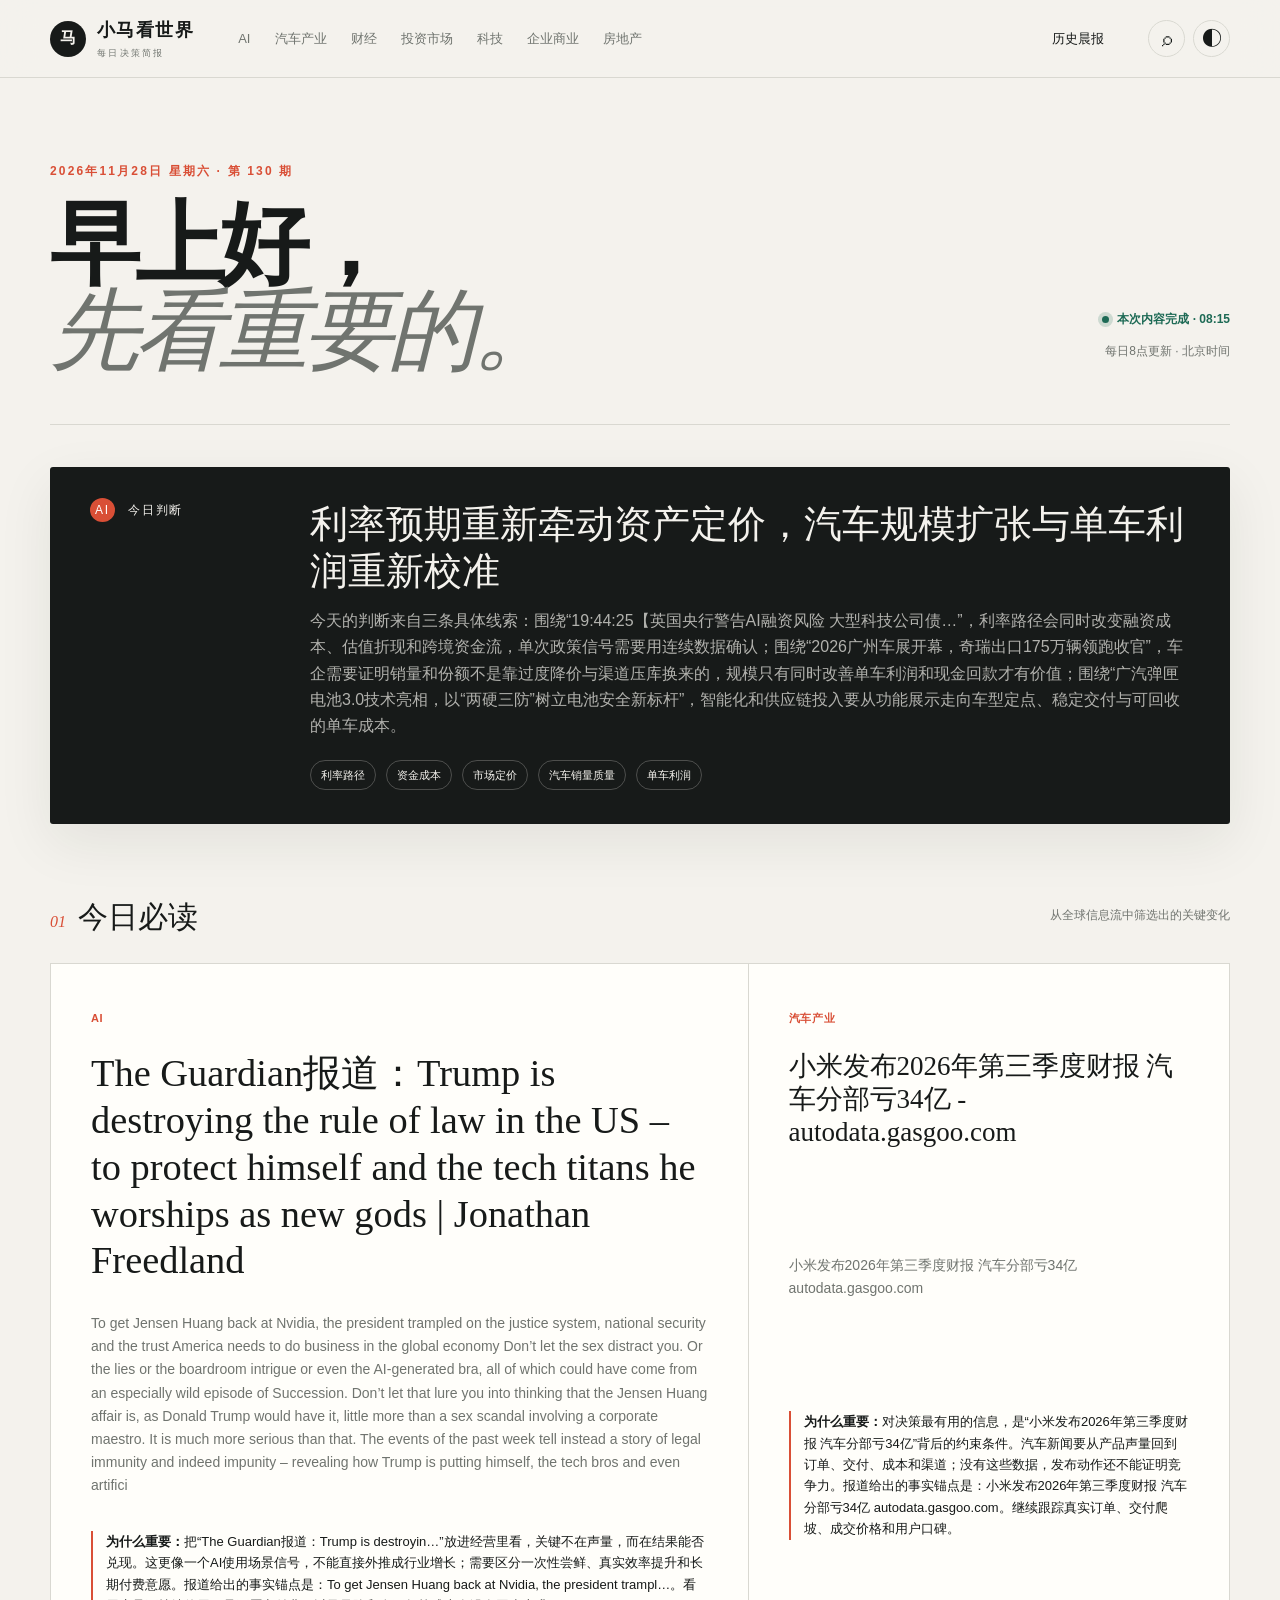
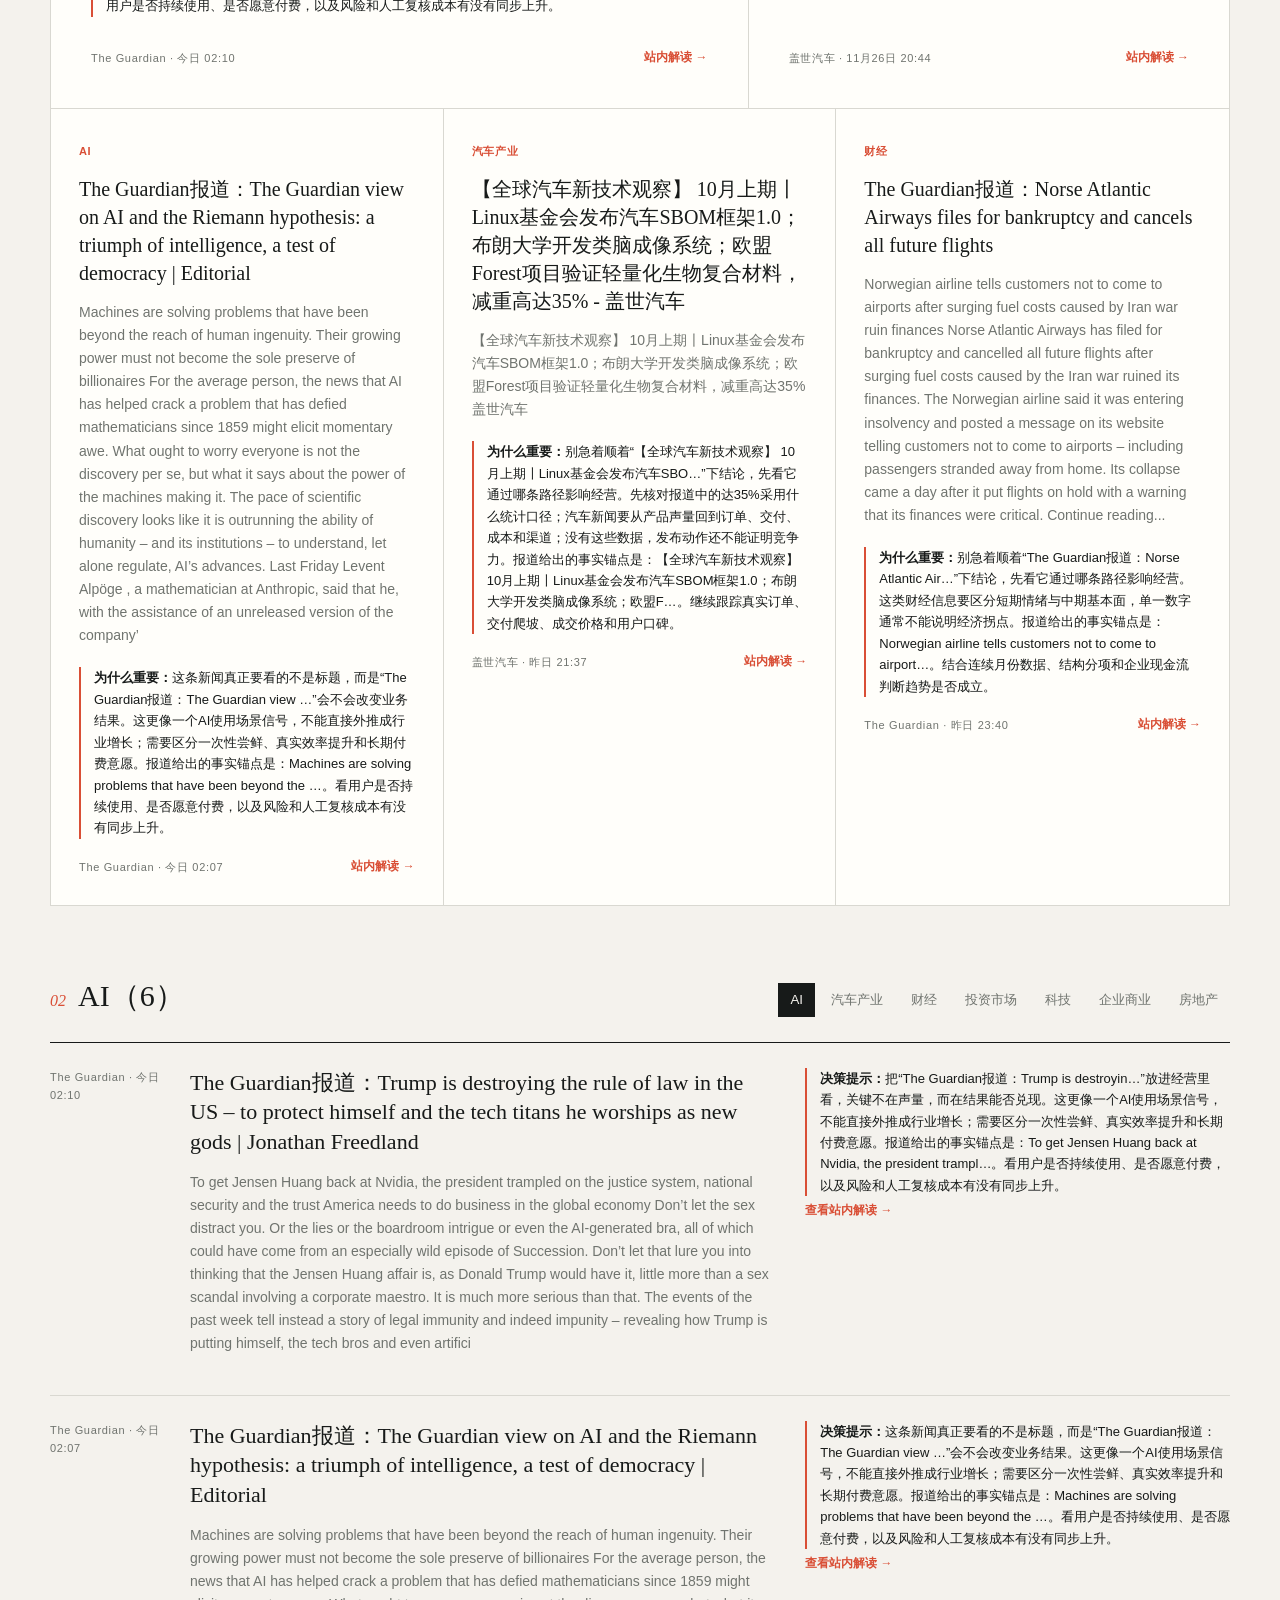
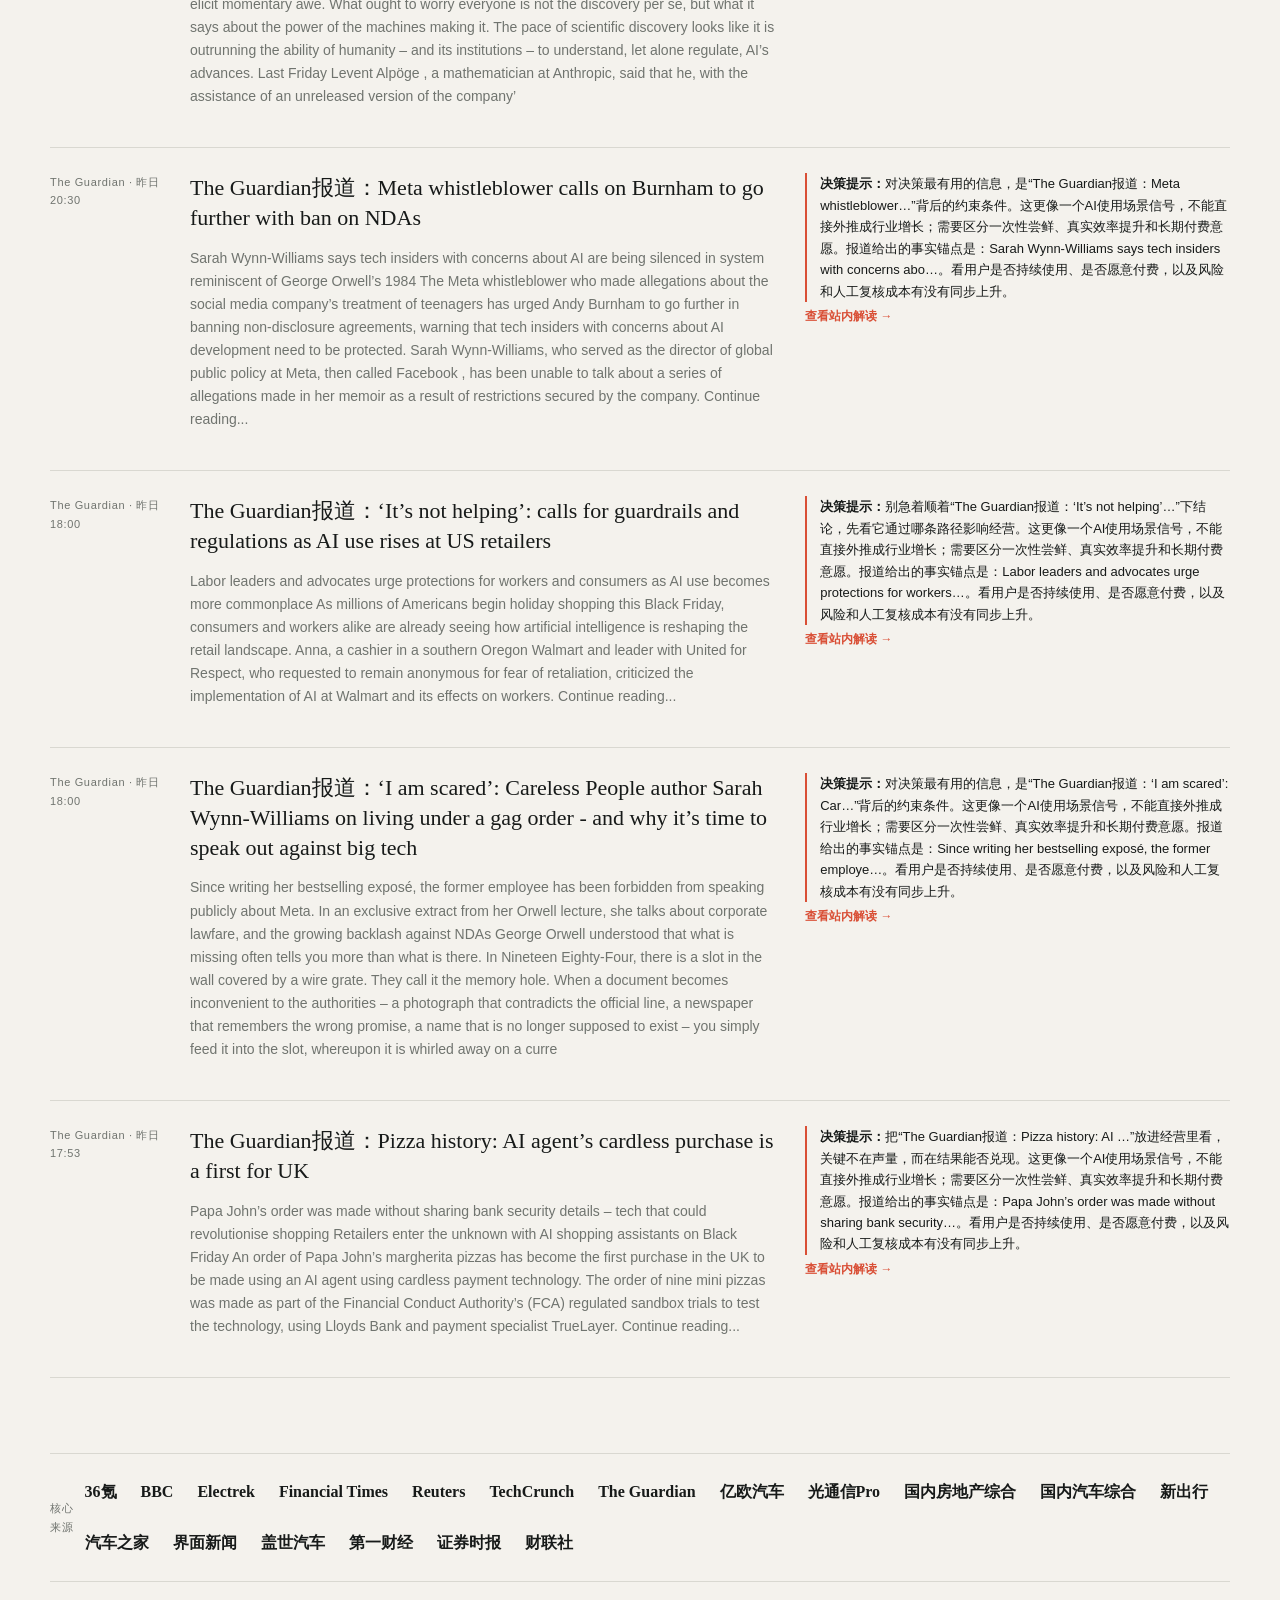
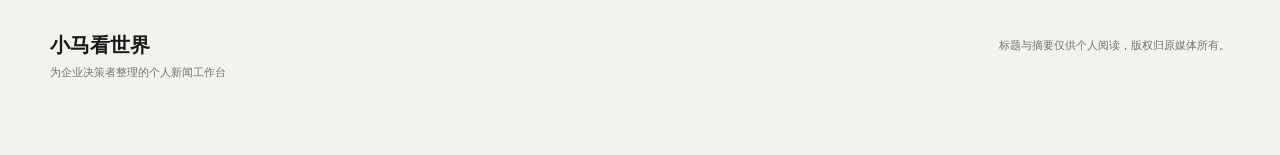
<file: index.html>
<!doctype html>
<html lang="zh-CN">
<head>
  <meta charset="utf-8">
  <meta name="viewport" content="width=device-width, initial-scale=1">
  <meta name="theme-color" content="#f5f3ee">
  <title>小马看世界</title>
  <link rel="stylesheet" href="assets/styles.css">
</head>
<body>
  <header class="topbar">
    <a class="brand" href="#top" aria-label="小马看世界首页">
      <span class="brand-mark">马</span>
      <span><strong>小马看世界</strong><small>每日决策简报</small></span>
    </a>
    <nav id="nav" aria-label="新闻栏目"></nav>
    <a class="history-link" href="archive.html">历史晨报</a>
    <div class="actions">
      <button id="searchButton" class="icon-button" aria-label="搜索">⌕</button>
      <button id="themeButton" class="icon-button" aria-label="切换深浅色">◐</button>
    </div>
  </header>

  <main id="top">
    <section class="masthead shell">
      <div>
        <p class="eyebrow" id="issueDate">正在读取今日简报</p>
        <h1>早上好，<br><em>先看重要的。</em></h1>
      </div>
      <div class="brief-meta">
        <span id="updateStatus" class="status"><i></i> 数据加载中</span>
        <p>每日8点更新 · 北京时间</p>
      </div>
    </section>

    <section class="shell insight-card" id="dailyInsight">
      <div class="insight-label"><span>AI</span> 今日判断</div>
      <div>
        <h2 id="insightTitle">正在生成今日趋势判断</h2>
        <p id="insightBody">请稍候。</p>
        <div id="signals" class="signals"></div>
      </div>
    </section>

    <section class="shell section-block" id="topStoriesSection">
      <div class="section-heading">
        <div><span>01</span><h2>今日必读</h2></div>
        <p>从全球信息流中筛选出的关键变化</p>
      </div>
      <div id="leadGrid" class="lead-grid"></div>
      <div id="storyGrid" class="story-grid"></div>
    </section>

    <section class="shell section-block" id="categorySection">
      <div class="section-heading">
        <div><span>02</span><h2 id="categoryTitle">分领域观察</h2></div>
        <div id="categoryTabs" class="tabs"></div>
      </div>
      <div id="categoryGrid" class="category-grid"></div>
    </section>

    <section class="shell source-strip">
      <span>核心来源</span>
      <div id="sourceList"></div>
    </section>
  </main>

  <footer class="shell">
    <div><strong>小马看世界</strong><p>为企业决策者整理的个人新闻工作台</p></div>
    <p>标题与摘要仅供个人阅读，版权归原媒体所有。</p>
  </footer>

  <dialog id="searchDialog">
    <form method="dialog"><button aria-label="关闭">×</button></form>
    <label for="searchInput">搜索今日新闻</label>
    <input id="searchInput" type="search" placeholder="输入公司、行业或关键词…" autocomplete="off">
    <div id="searchResults"></div>
  </dialog>

  <script src="assets/app.js" defer></script>
</body>
</html>
</file>
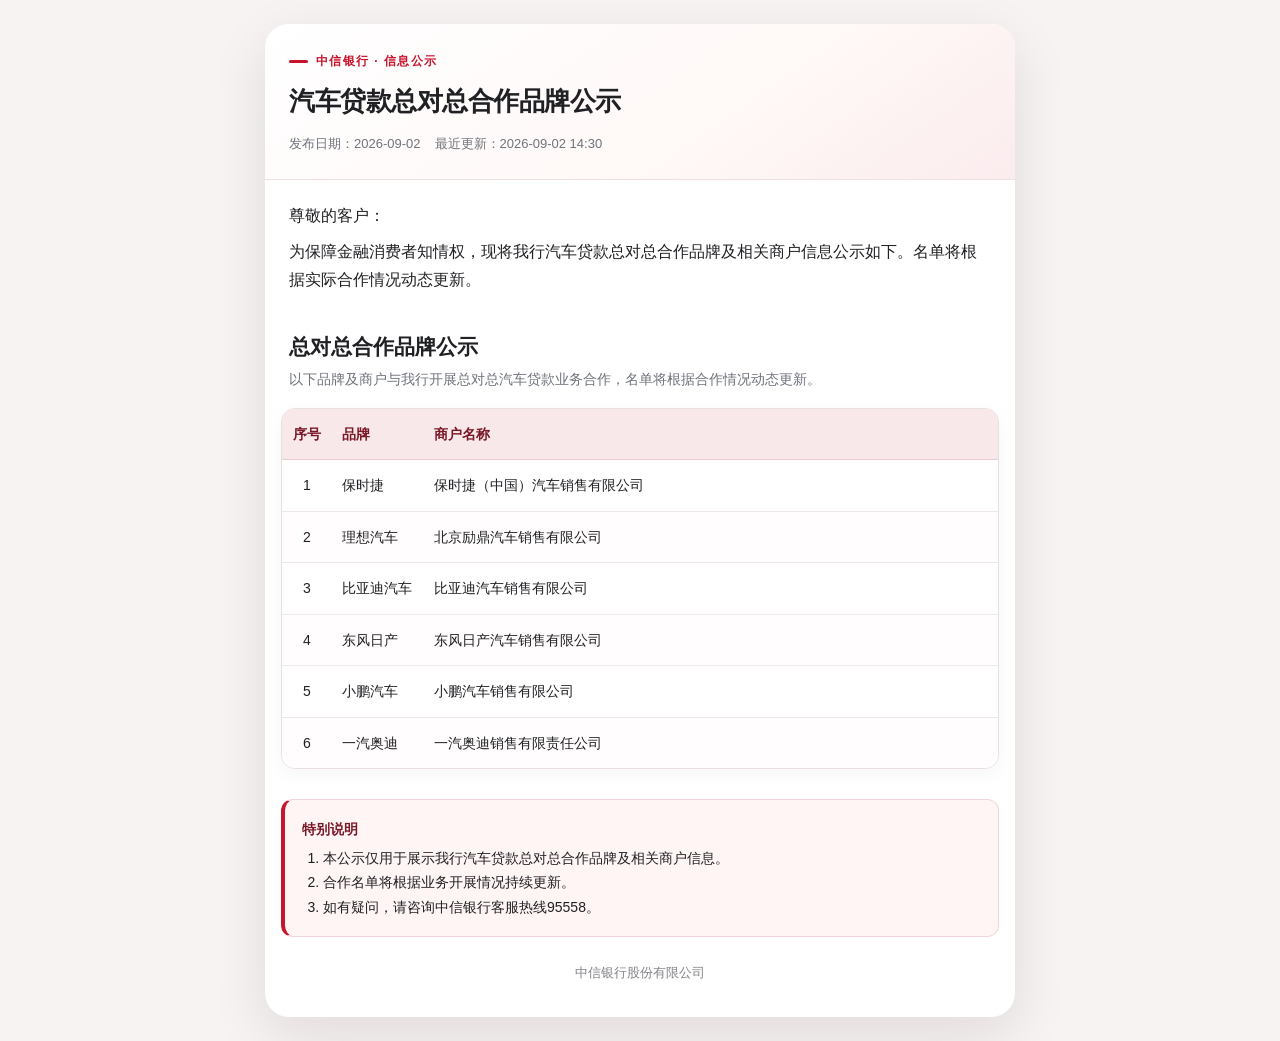
<file: citic-auto-loan-notice/index.html>
<!doctype html>
<html lang="zh-CN">
<head>
  <meta charset="utf-8">
  <meta name="viewport" content="width=device-width,initial-scale=1,maximum-scale=1,viewport-fit=cover">
  <meta name="format-detection" content="telephone=no">
  <title>汽车贷款总对总合作品牌公示</title>
  <style>
    :root{--red:#c8152d;--deep:#791927;--soft:#f8e8ea;--bg:#f6f3f2;--text:#202124;--muted:#6f737b;--line:#e8dfe0}*{box-sizing:border-box}html{background:var(--bg);-webkit-text-size-adjust:100%}body{margin:0;color:var(--text);background:var(--bg);font:16px/1.75 "PingFang SC","Microsoft YaHei",Arial,sans-serif;-webkit-font-smoothing:antialiased}.page{width:100%;max-width:750px;min-height:100vh;margin:auto;padding-bottom:calc(32px + env(safe-area-inset-bottom));background:#fff}.hero{padding:calc(27px + env(safe-area-inset-top)) 24px 24px;background:linear-gradient(145deg,#fff 0%,#fff8f7 62%,#fbecee 100%);border-bottom:1px solid #f1dfe1}.identity{display:flex;align-items:center;gap:8px;margin:0;color:var(--red);font-size:12px;font-weight:700;letter-spacing:1.4px}.identity:before{width:19px;height:3px;border-radius:3px;background:var(--red);content:""}.hero h1{margin:12px 0 14px;font-size:26px;line-height:1.38;letter-spacing:-.5px}.meta{display:flex;flex-wrap:wrap;gap:4px 14px;margin:0;color:var(--muted);font-size:13px;line-height:1.6}.preface{padding:22px 24px 12px}.preface p{margin:0 0 8px}.content{padding:18px 16px 30px}.content h2{margin:0 8px 6px;font-size:21px;line-height:1.45}.desc{margin:0 8px 16px;color:var(--muted);font-size:14px;line-height:1.7}.card{overflow:hidden;border:1px solid var(--line);border-radius:14px;background:#fff;box-shadow:0 5px 18px rgba(74,22,28,.04)}table{width:100%;border-collapse:collapse;table-layout:fixed;font-size:14px}th{padding:13px 10px;color:var(--deep);background:var(--soft);border-bottom:1px solid #eacdd1;font-weight:700;text-align:left;white-space:nowrap}td{padding:13px 10px;border-bottom:1px solid #eee9e8;vertical-align:middle;overflow-wrap:anywhere;word-break:break-word}tbody tr:nth-child(even){background:#fffdfd}tbody tr:last-child td{border-bottom:0}.idx{width:50px;text-align:center}.brand{width:92px}.notice{margin:0 16px 25px;padding:17px;border:1px solid #f0d5d8;border-left:4px solid var(--red);border-radius:12px;background:#fff5f5;font-size:14px;line-height:1.75}.notice strong{display:block;margin-bottom:4px;color:var(--deep)}.notice ol{margin:0;padding-left:21px}.publisher{margin:0;padding:0 24px;color:#858287;font-size:13px;text-align:center}@media(min-width:751px){body{padding:24px 0}.page{min-height:calc(100vh - 48px);border-radius:24px;overflow:hidden;box-shadow:0 18px 56px rgba(61,21,32,.1)}}@media(max-width:360px){.hero,.preface{padding-left:20px;padding-right:20px}.hero h1{font-size:24px}.content{padding-left:12px;padding-right:12px}table{font-size:13px}th,td{padding-left:8px;padding-right:8px}.idx{width:44px}.brand{width:82px}}
  </style>
</head>
<body>
  <main class="page">
    <header class="hero">
      <p class="identity">中信银行 · 信息公示</p>
      <h1>汽车贷款总对总合作品牌公示</h1>
      <p class="meta"><span>发布日期：2026-09-02</span><span>最近更新：2026-09-02 14:30</span></p>
    </header>
    <section class="preface" aria-label="公告前言">
      <p>尊敬的客户：</p>
      <p>为保障金融消费者知情权，现将我行汽车贷款总对总合作品牌及相关商户信息公示如下。名单将根据实际合作情况动态更新。</p>
    </section>
    <section class="content" aria-labelledby="brand-title">
      <h2 id="brand-title">总对总合作品牌公示</h2>
      <p class="desc">以下品牌及商户与我行开展总对总汽车贷款业务合作，名单将根据合作情况动态更新。</p>
      <div class="card">
        <table aria-label="总对总合作品牌及商户名单">
          <thead><tr><th class="idx" scope="col">序号</th><th class="brand" scope="col">品牌</th><th scope="col">商户名称</th></tr></thead>
          <tbody>
            <tr><td class="idx">1</td><td>保时捷</td><td>保时捷（中国）汽车销售有限公司</td></tr>
            <tr><td class="idx">2</td><td>理想汽车</td><td>北京励鼎汽车销售有限公司</td></tr>
            <tr><td class="idx">3</td><td>比亚迪汽车</td><td>比亚迪汽车销售有限公司</td></tr>
            <tr><td class="idx">4</td><td>东风日产</td><td>东风日产汽车销售有限公司</td></tr>
            <tr><td class="idx">5</td><td>小鹏汽车</td><td>小鹏汽车销售有限公司</td></tr>
            <tr><td class="idx">6</td><td>一汽奥迪</td><td>一汽奥迪销售有限责任公司</td></tr>
          </tbody>
        </table>
      </div>
    </section>
    <aside class="notice" aria-label="特别说明"><strong>特别说明</strong><ol><li>本公示仅用于展示我行汽车贷款总对总合作品牌及相关商户信息。</li><li>合作名单将根据业务开展情况持续更新。</li><li>如有疑问，请咨询中信银行客服热线95558。</li></ol></aside>
    <p class="publisher">中信银行股份有限公司</p>
  </main>
</body>
</html>
</file>
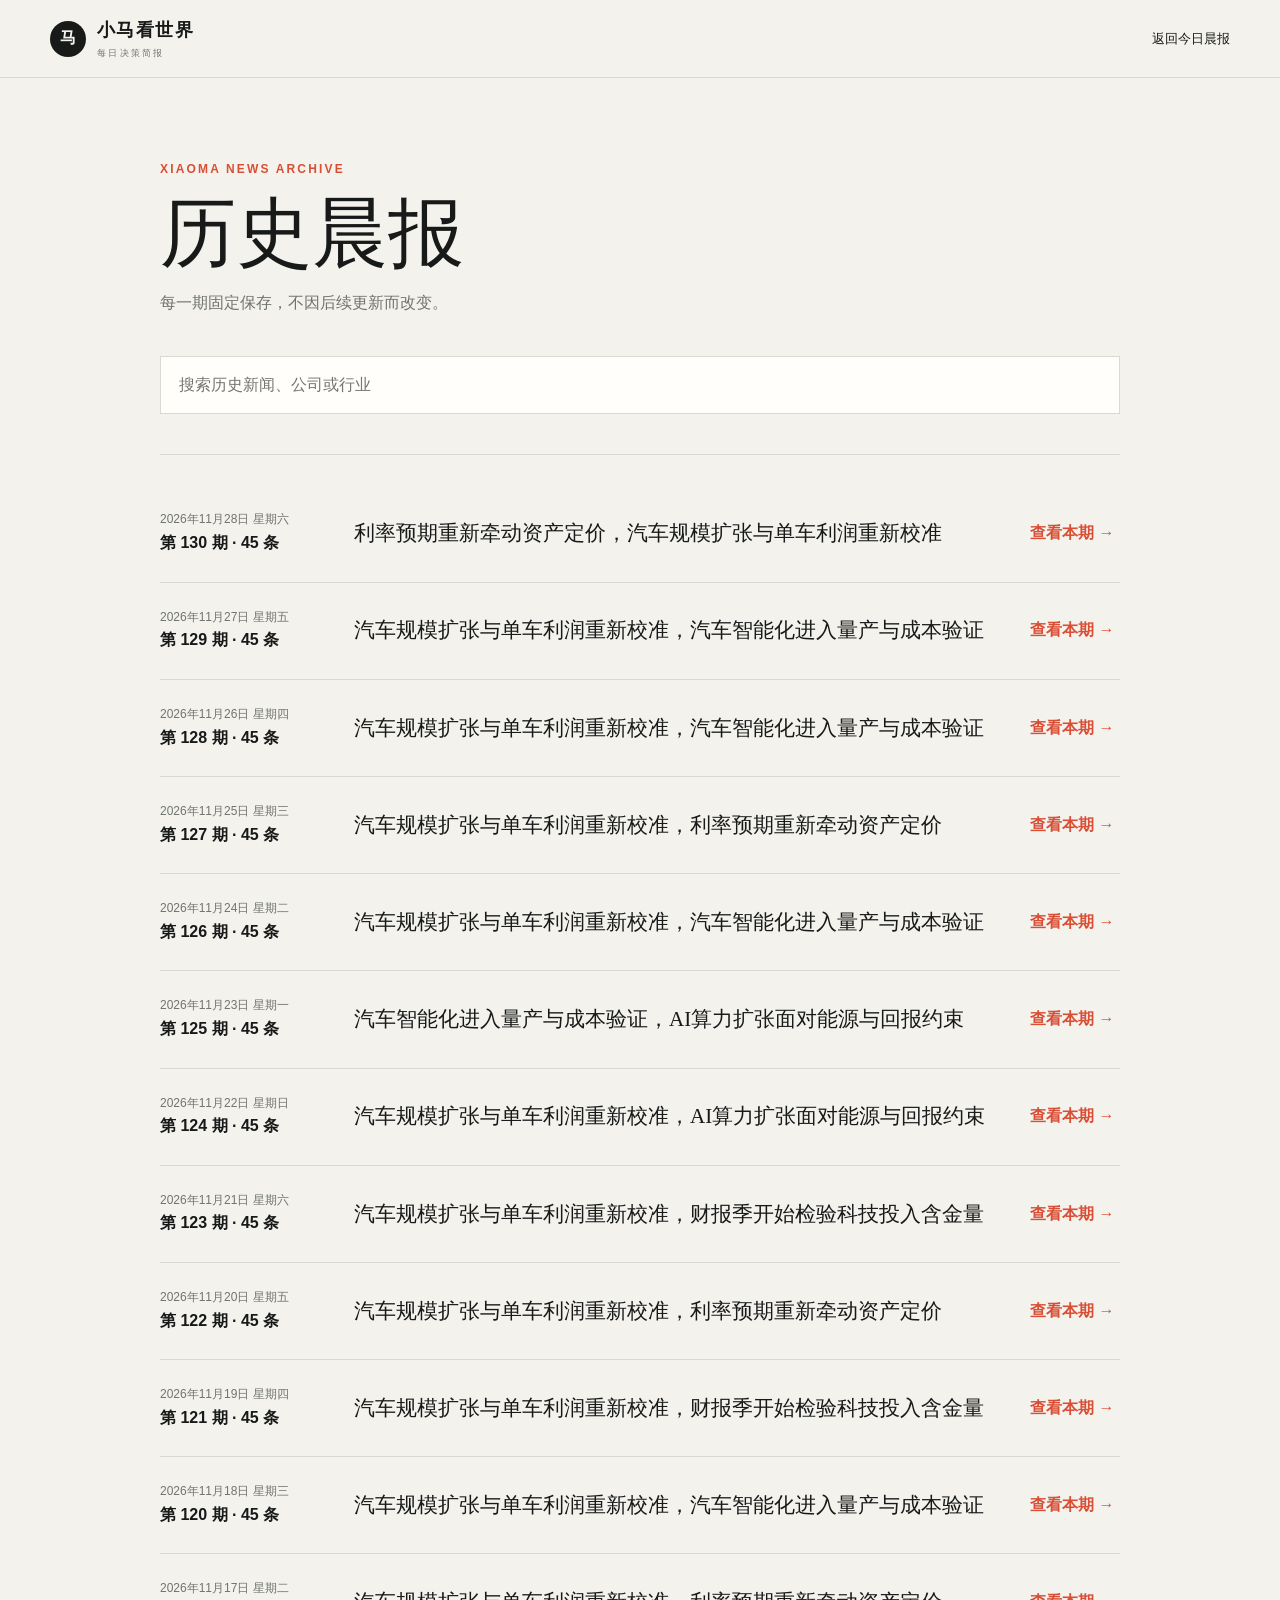
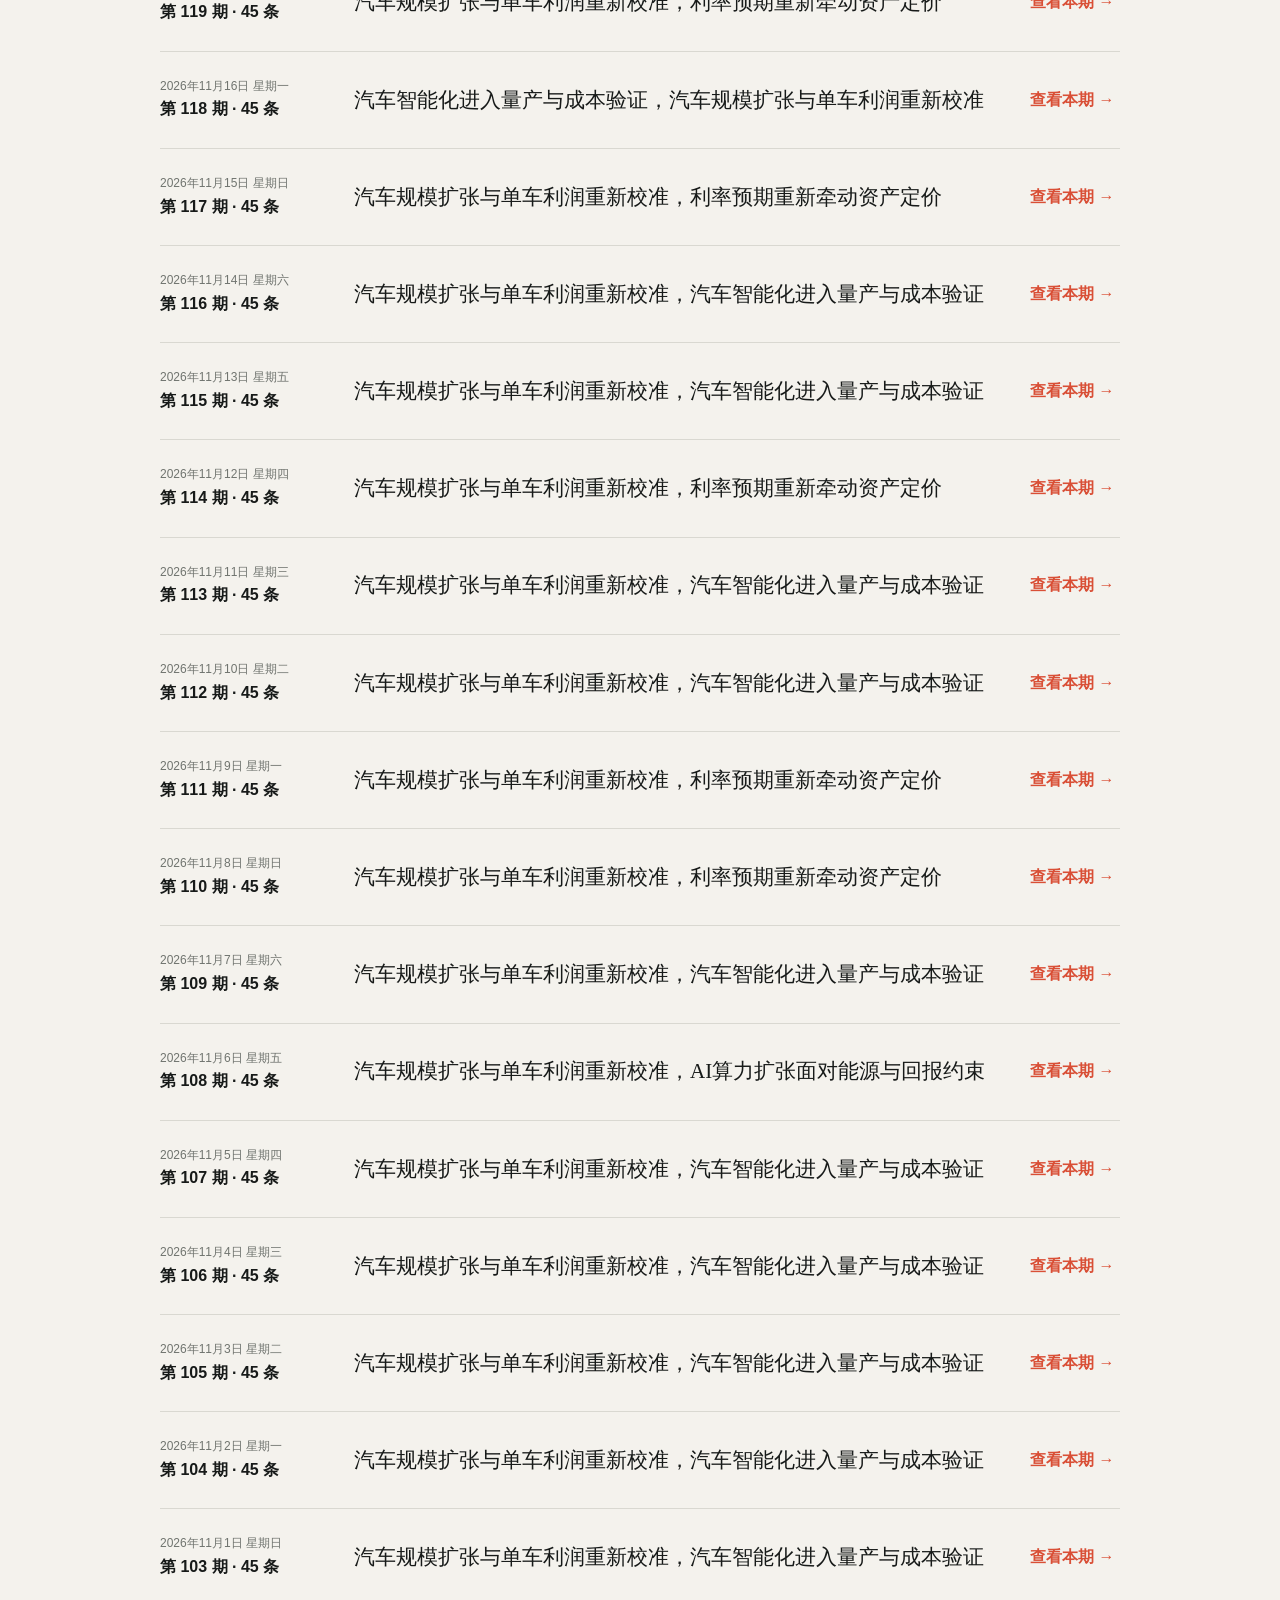
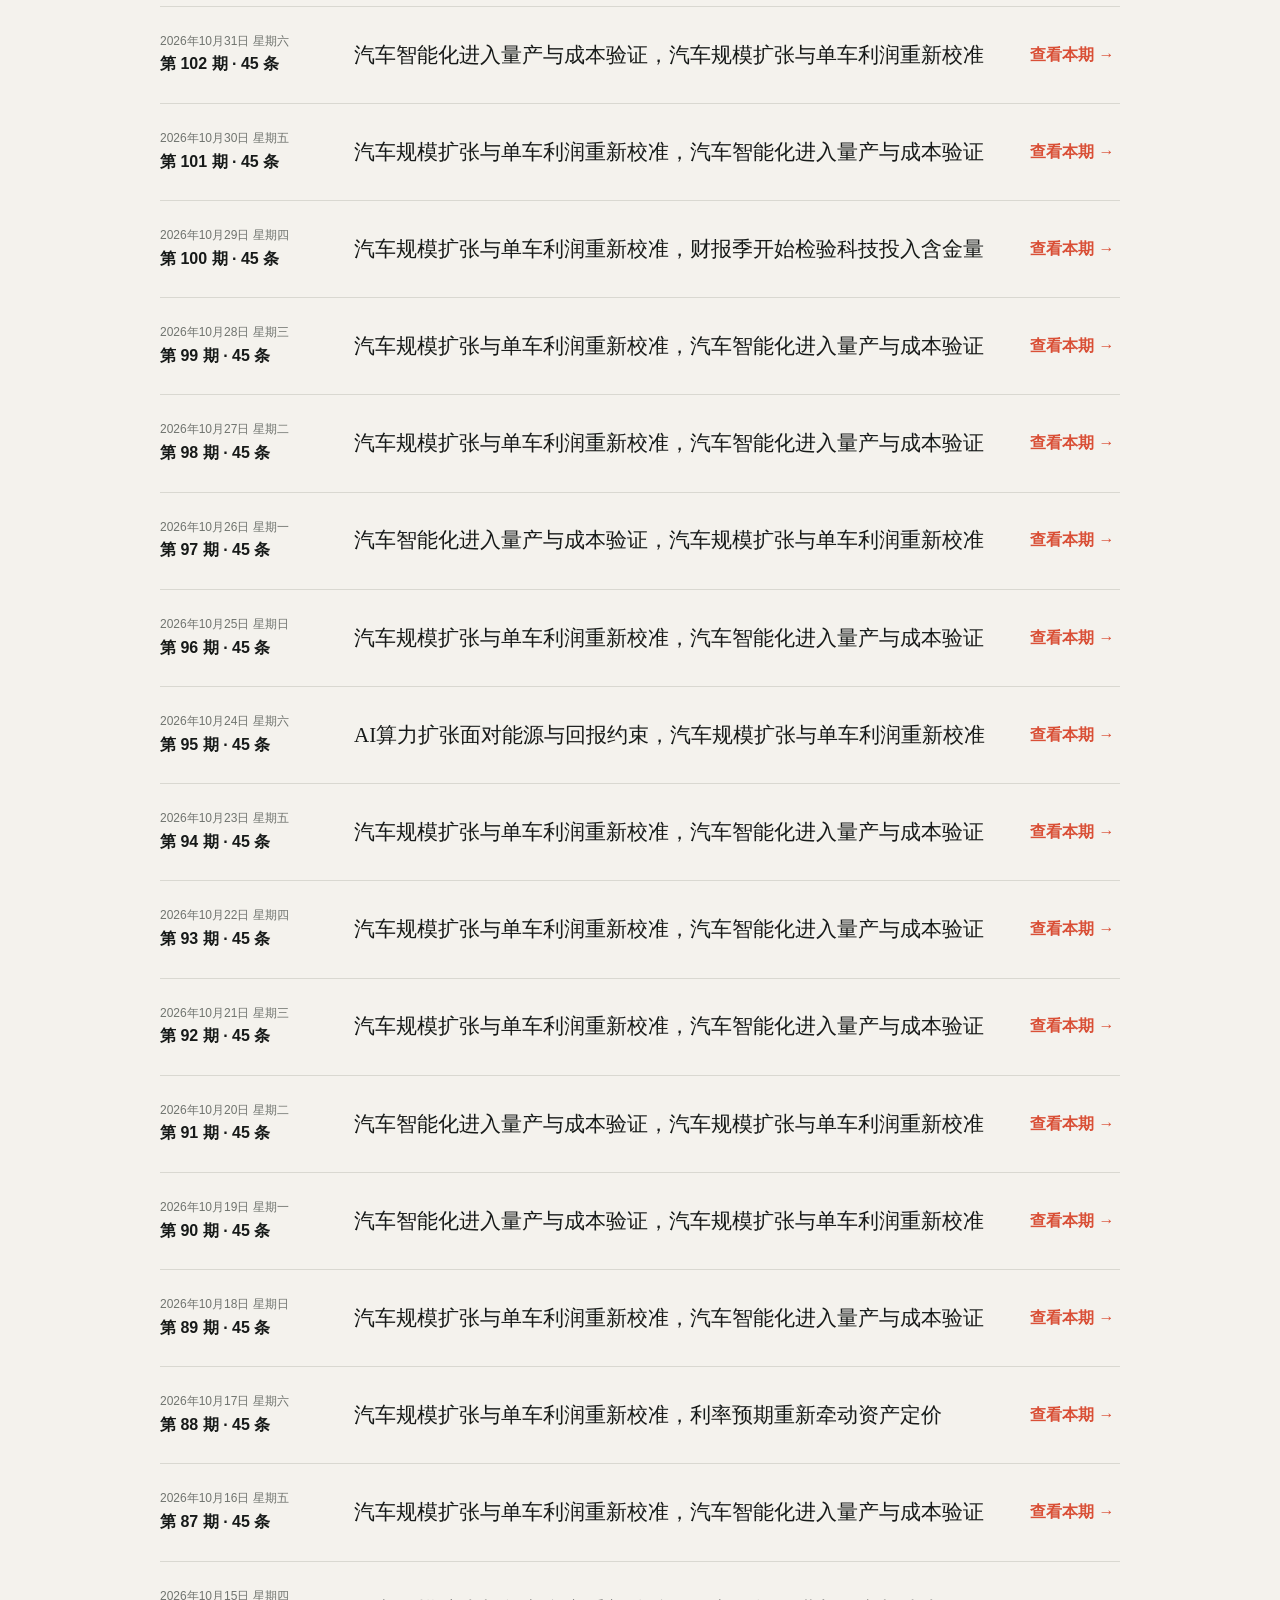
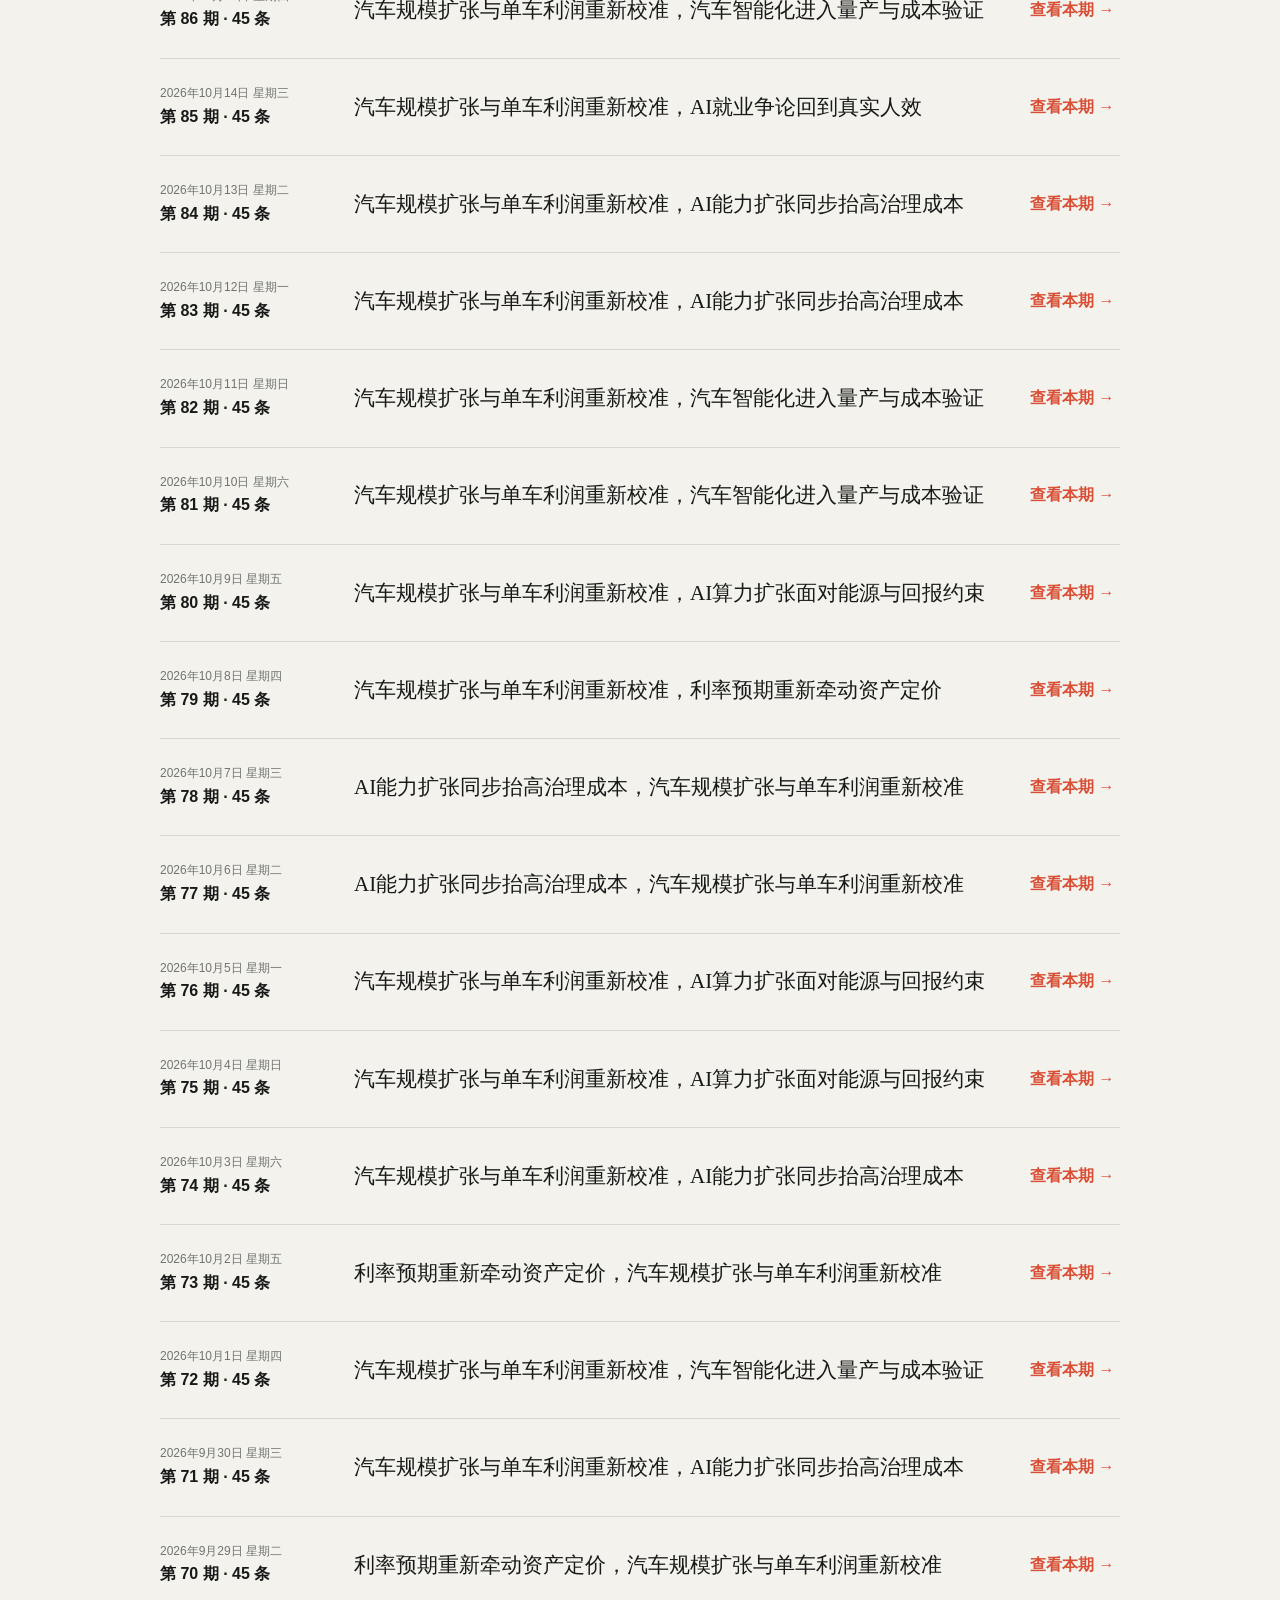
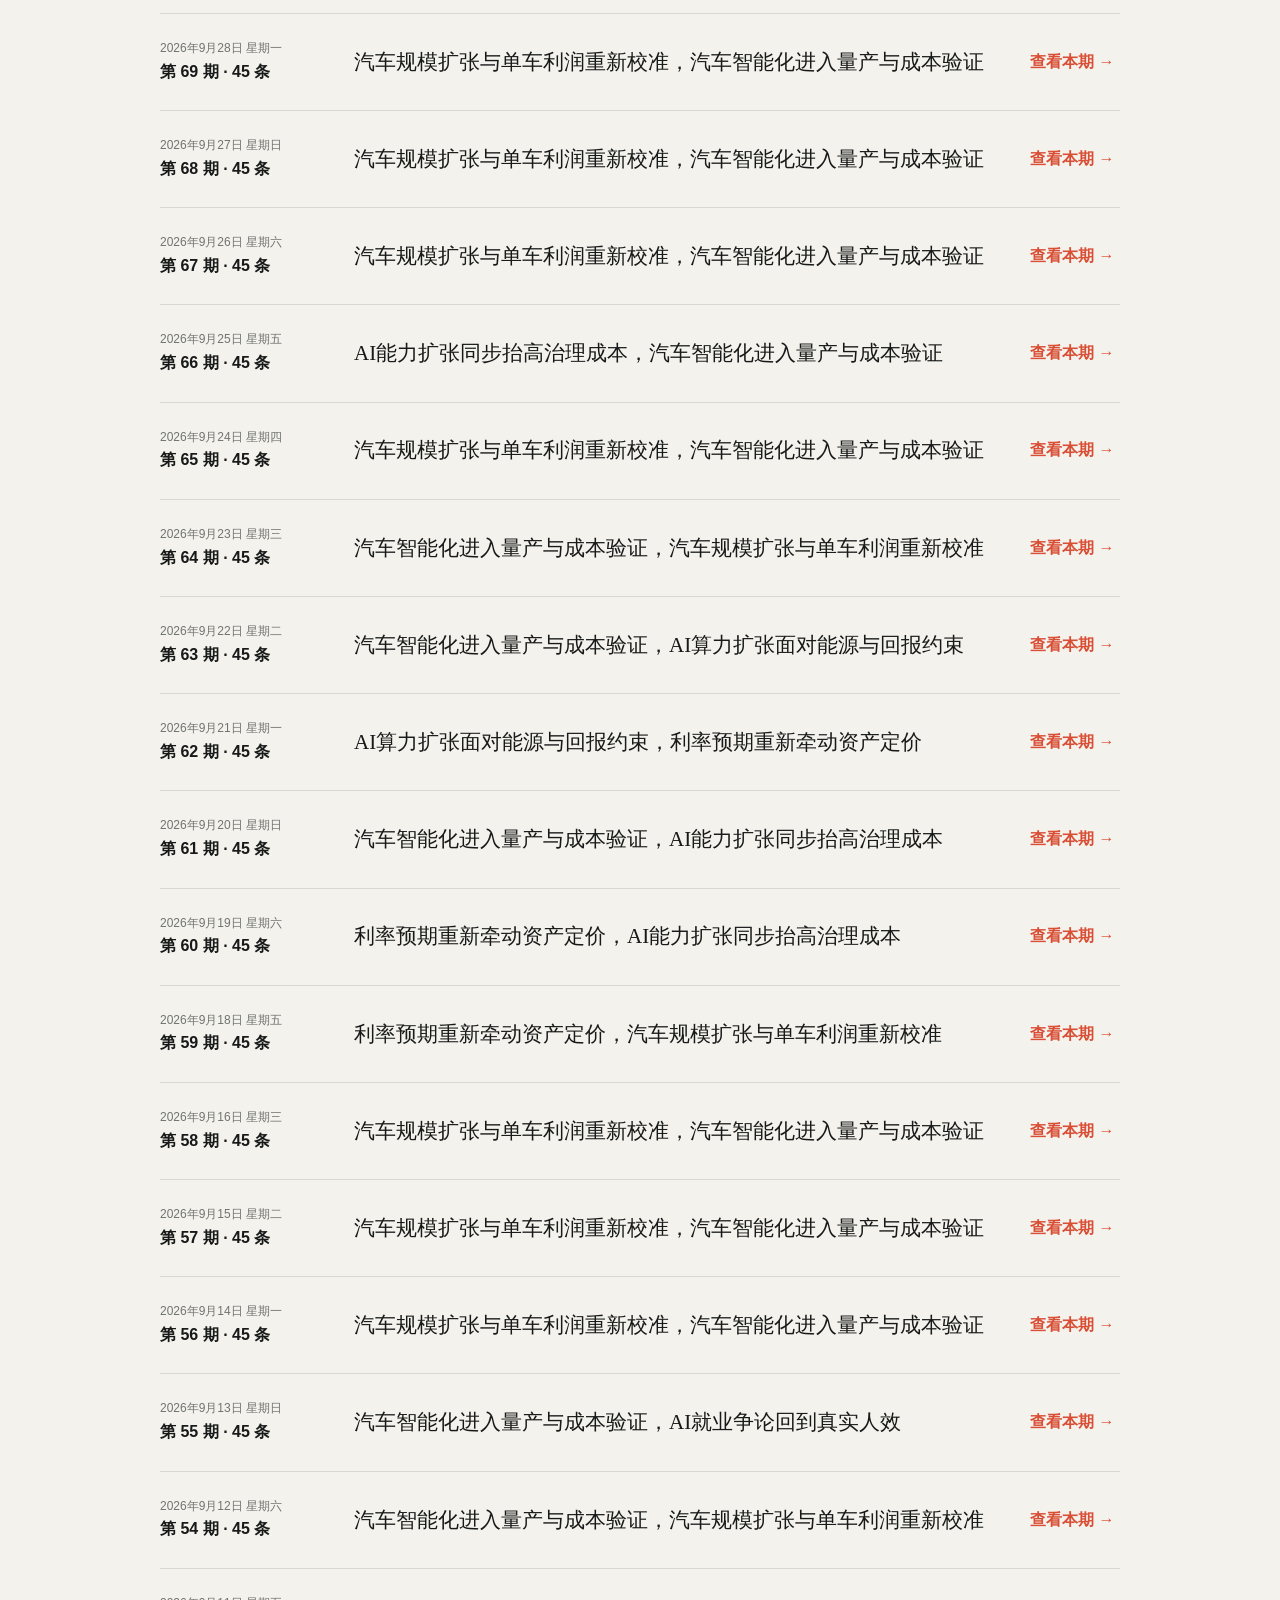
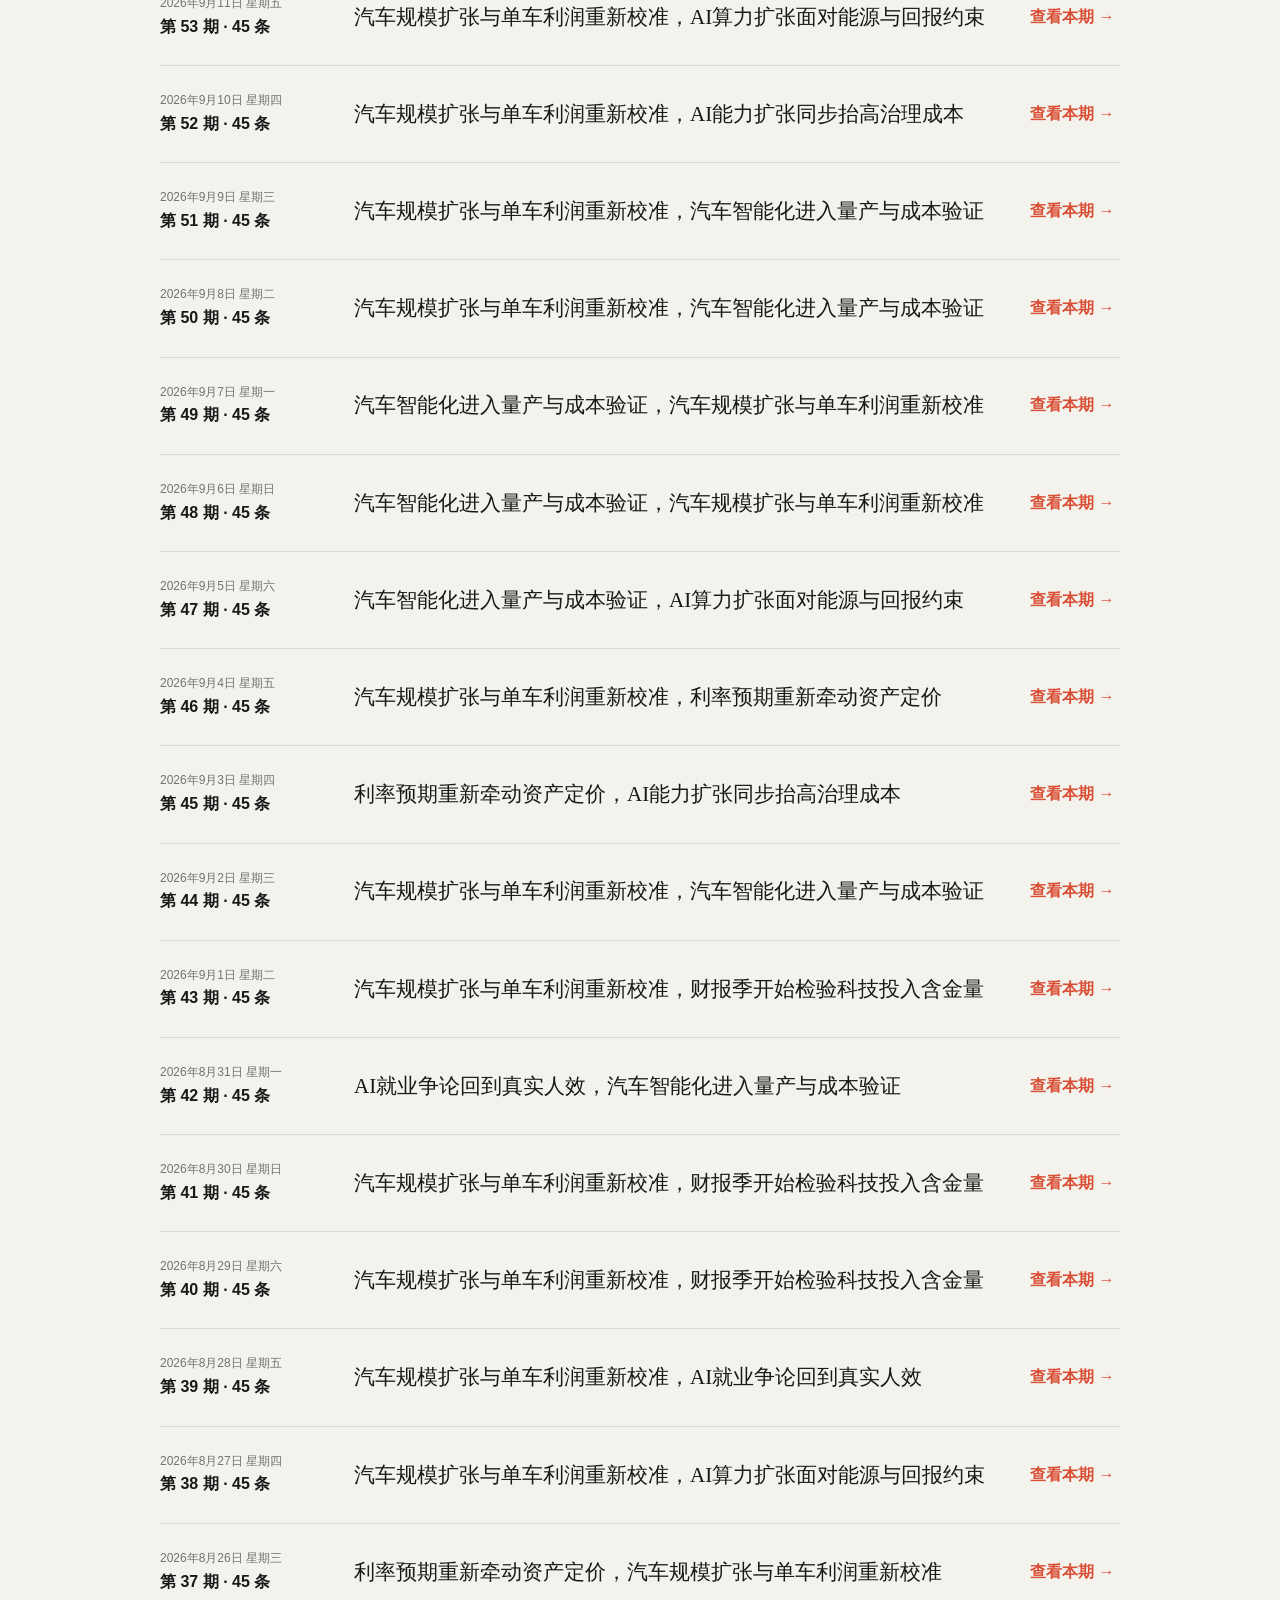
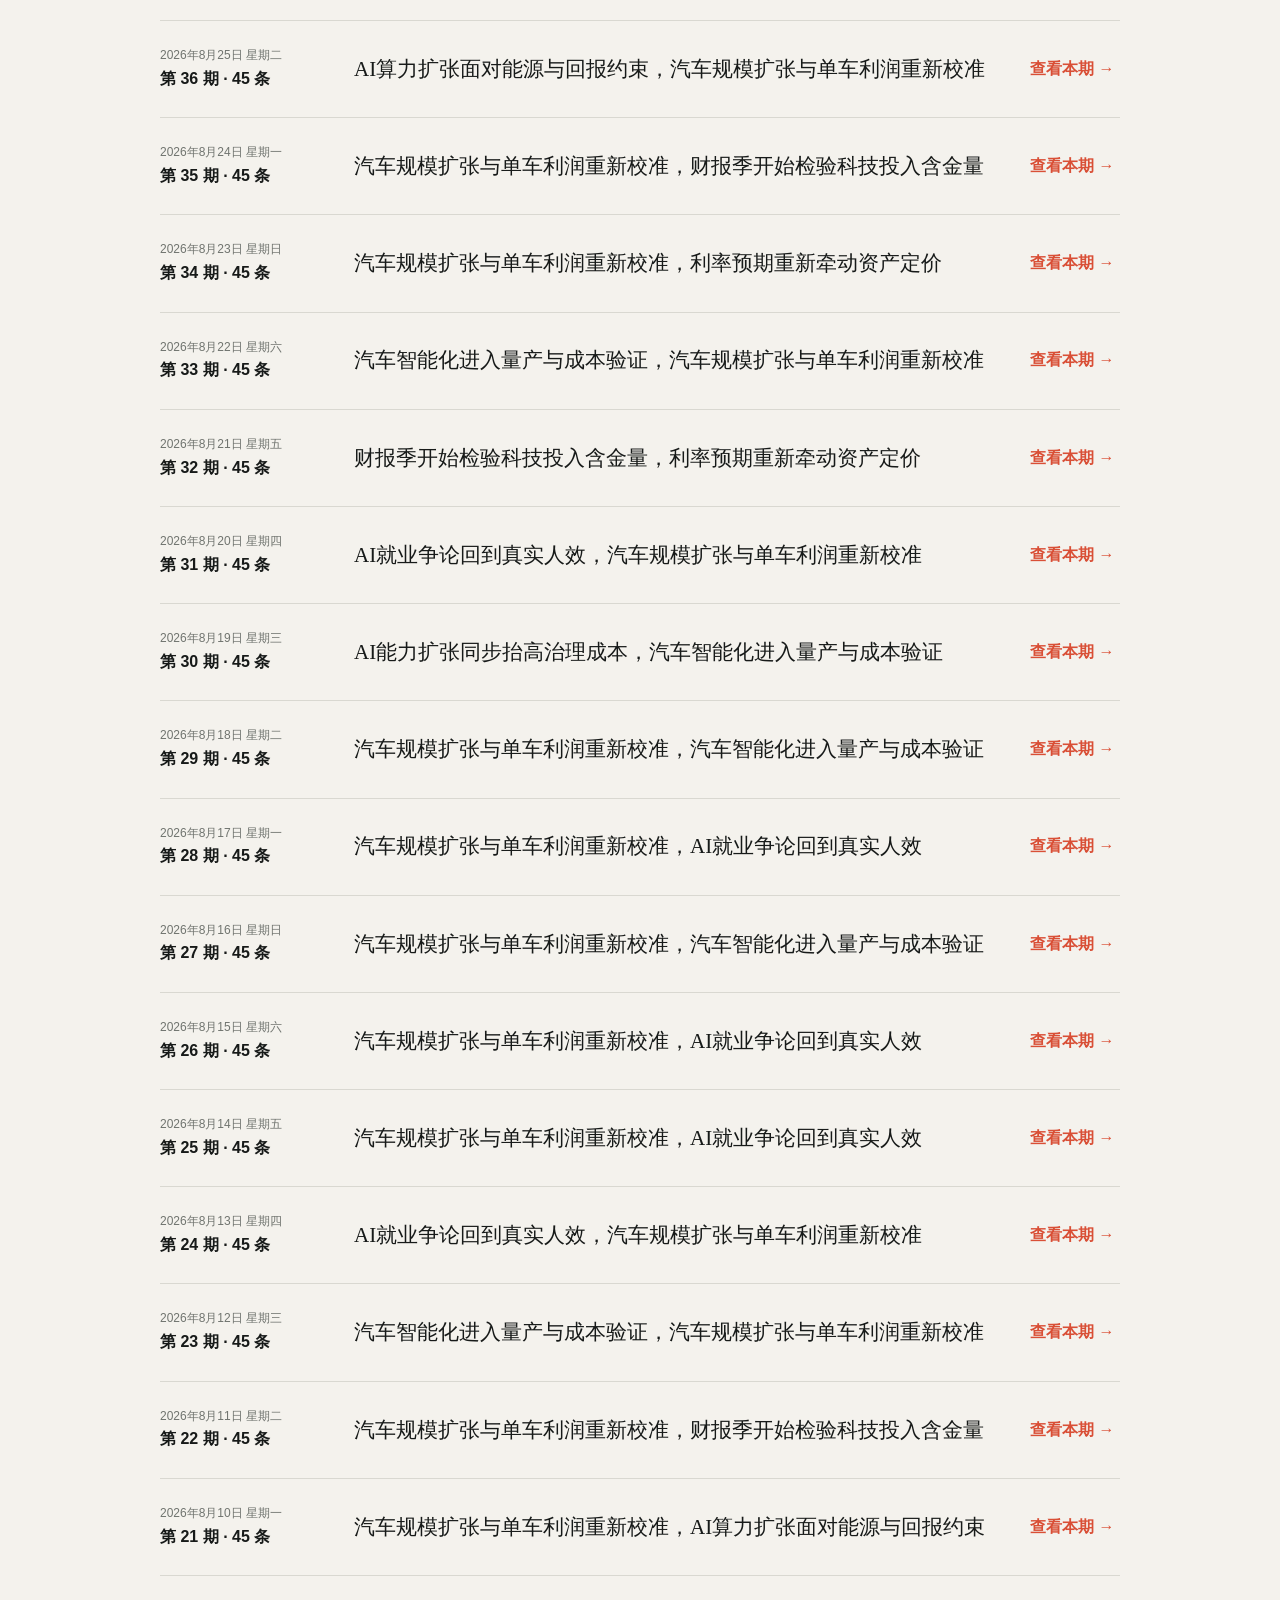
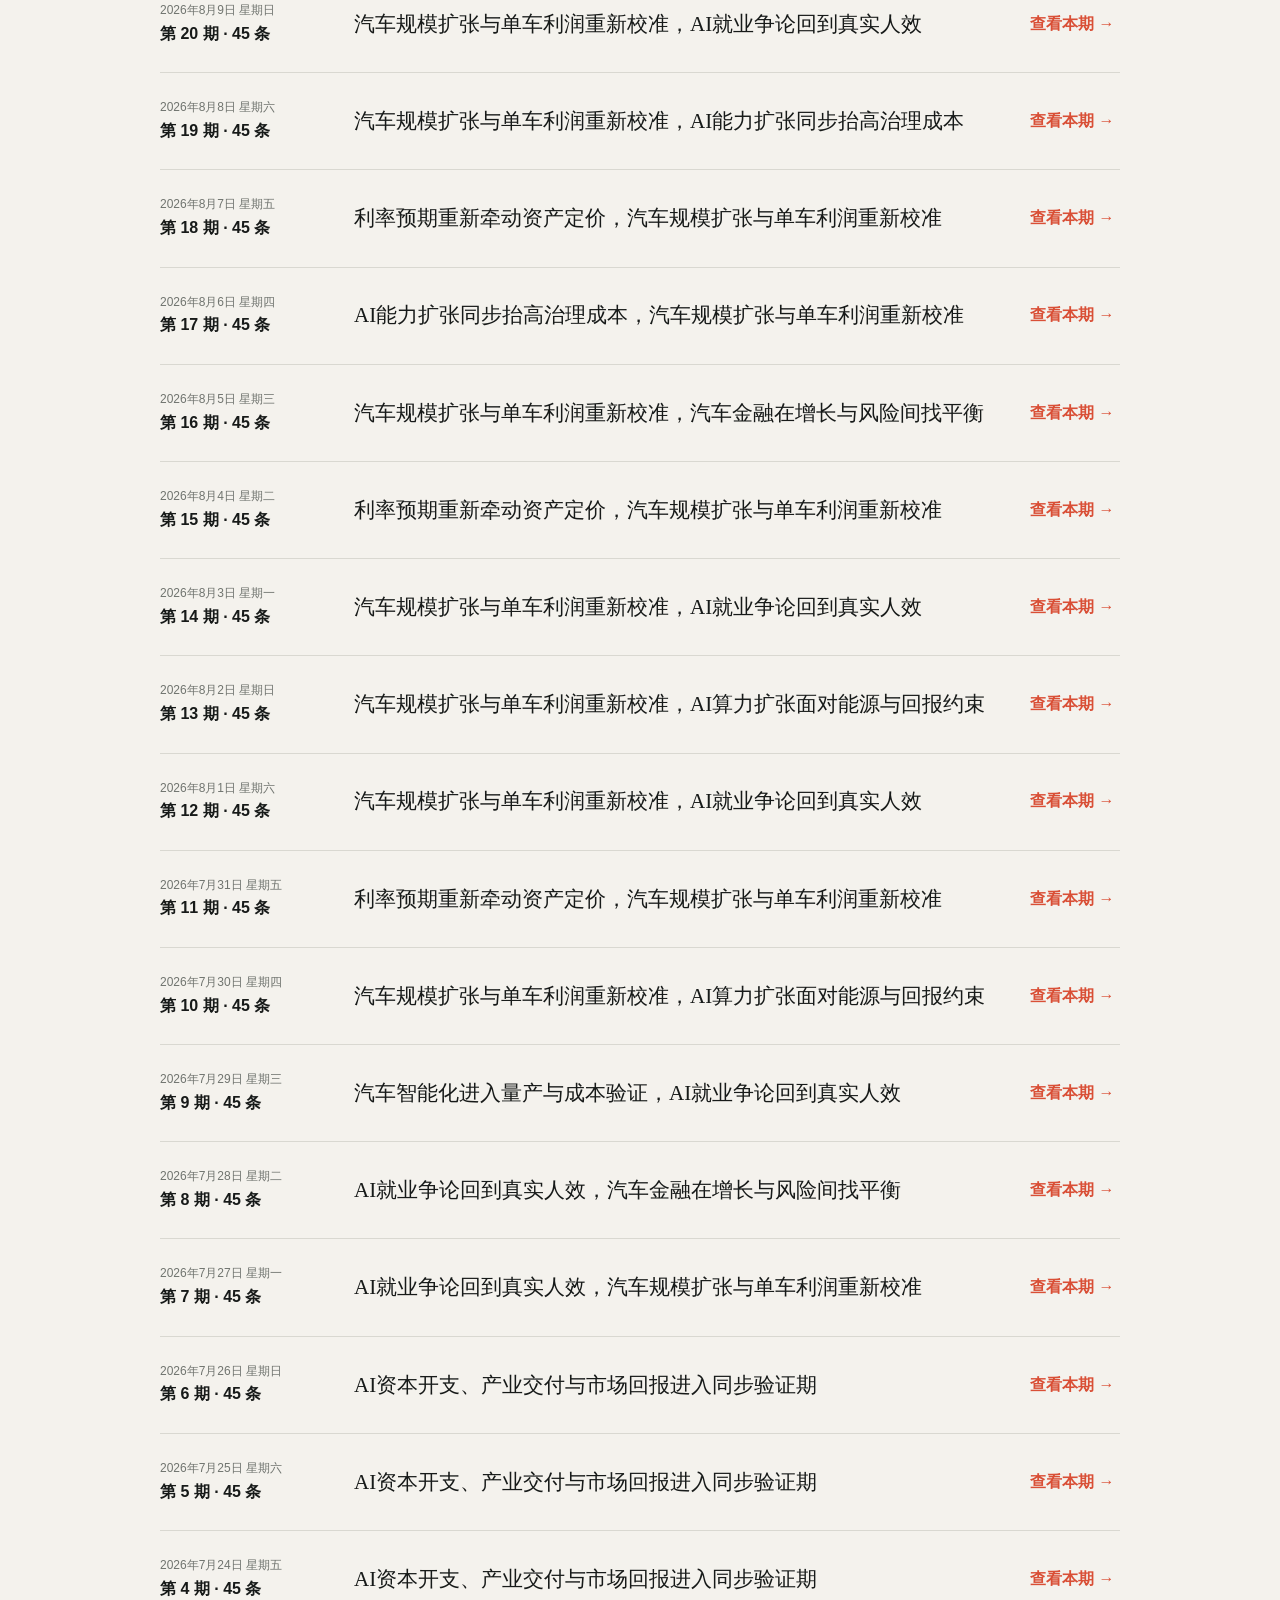
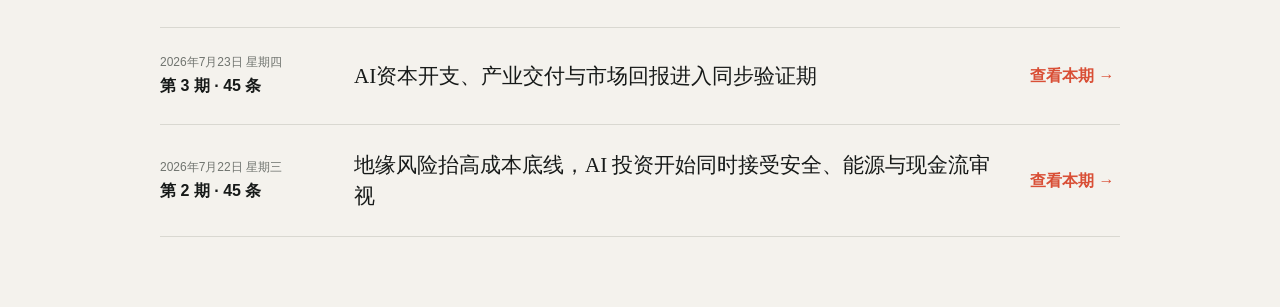
<file: archive.html>
<!doctype html>
<html lang="zh-CN">
<head>
  <meta charset="utf-8">
  <meta name="viewport" content="width=device-width,initial-scale=1">
  <meta name="theme-color" content="#f5f3ee">
  <title>历史晨报 · 小马看世界</title>
  <link rel="stylesheet" href="assets/styles.css">
</head>
<body>
  <header class="topbar">
    <a class="brand" href="index.html"><span class="brand-mark">马</span><span><strong>小马看世界</strong><small>每日决策简报</small></span></a>
    <a class="archive-home-link" href="index.html">返回今日晨报</a>
  </header>
  <main class="archive-shell">
    <section class="archive-hero">
      <p class="eyebrow">XIAOMA NEWS ARCHIVE</p>
      <h1>历史晨报</h1>
      <p>每一期固定保存，不因后续更新而改变。</p>
      <input id="archiveSearch" type="search" placeholder="搜索历史新闻、公司或行业">
    </section>
    <section id="archiveResults" class="archive-results"><p>正在读取历史晨报…</p></section>
  </main>
  <script src="assets/archive.js" defer></script>
</body>
</html>
</file>
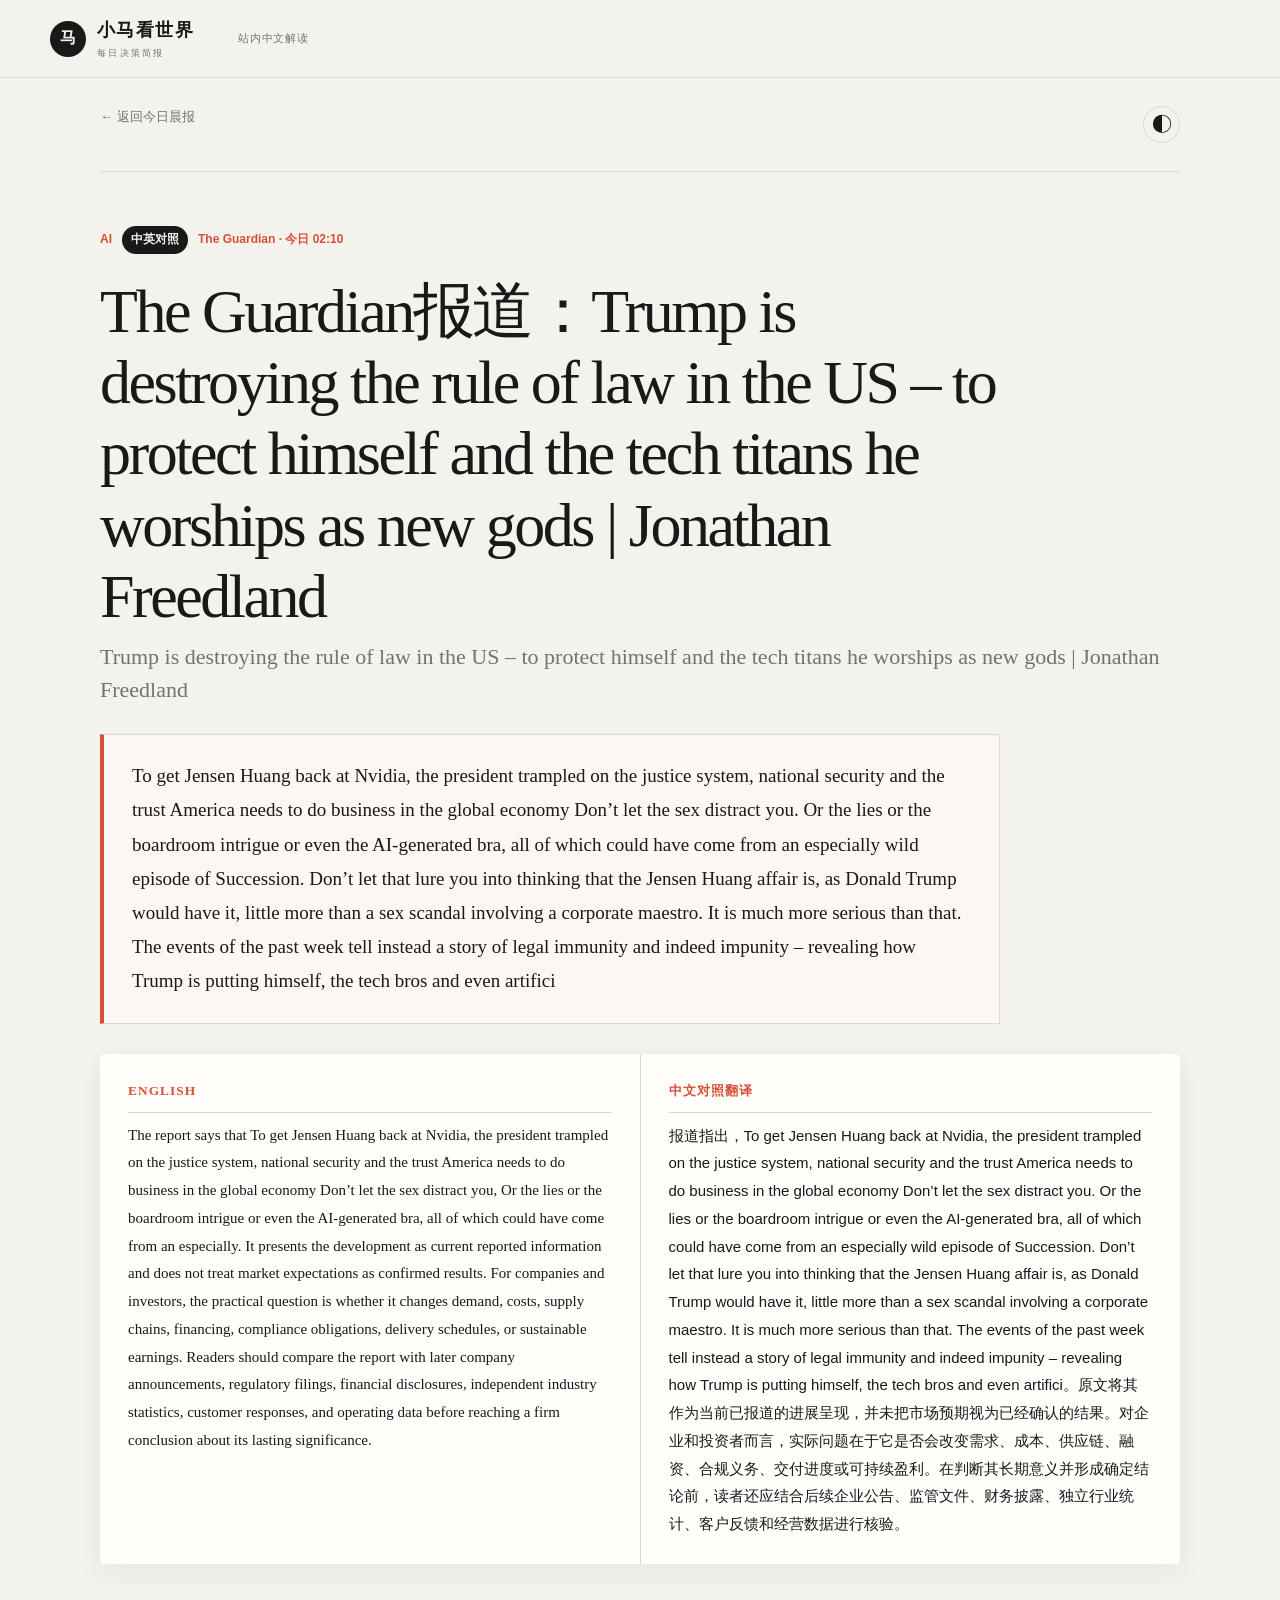
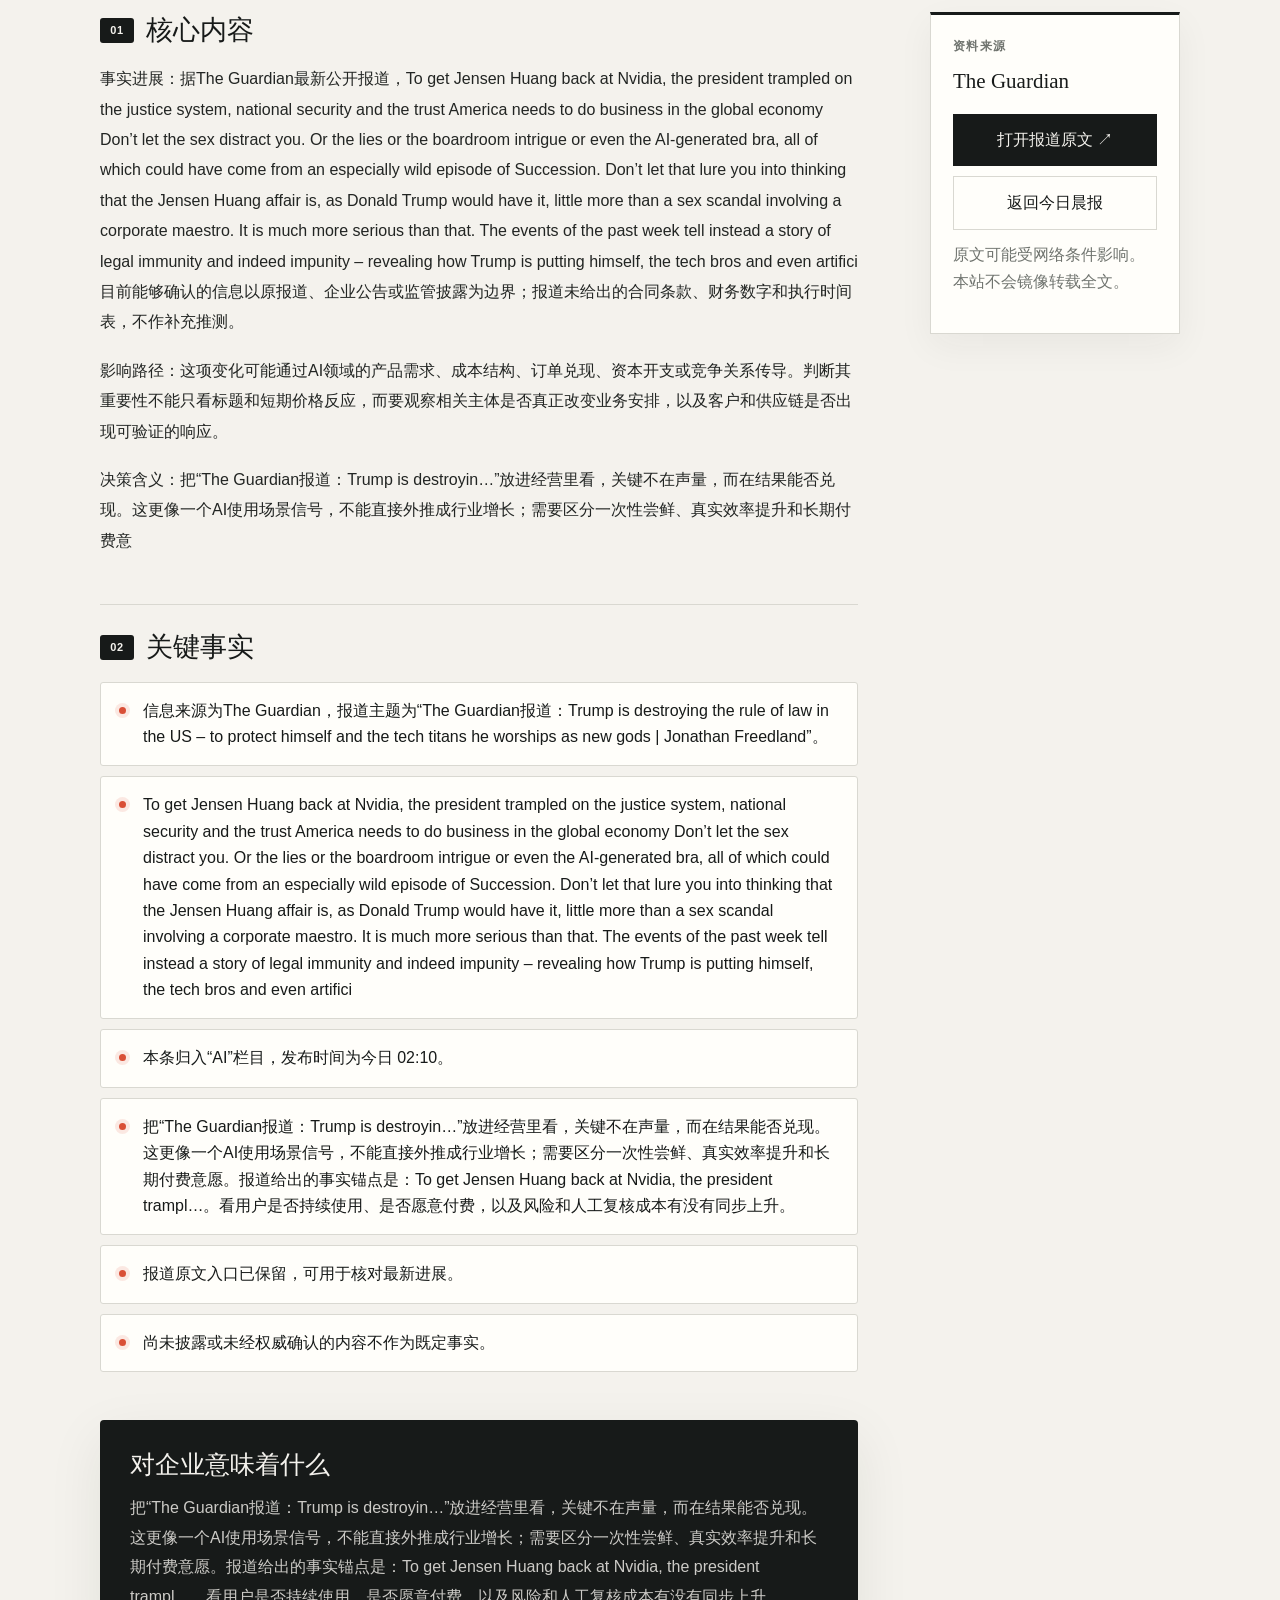
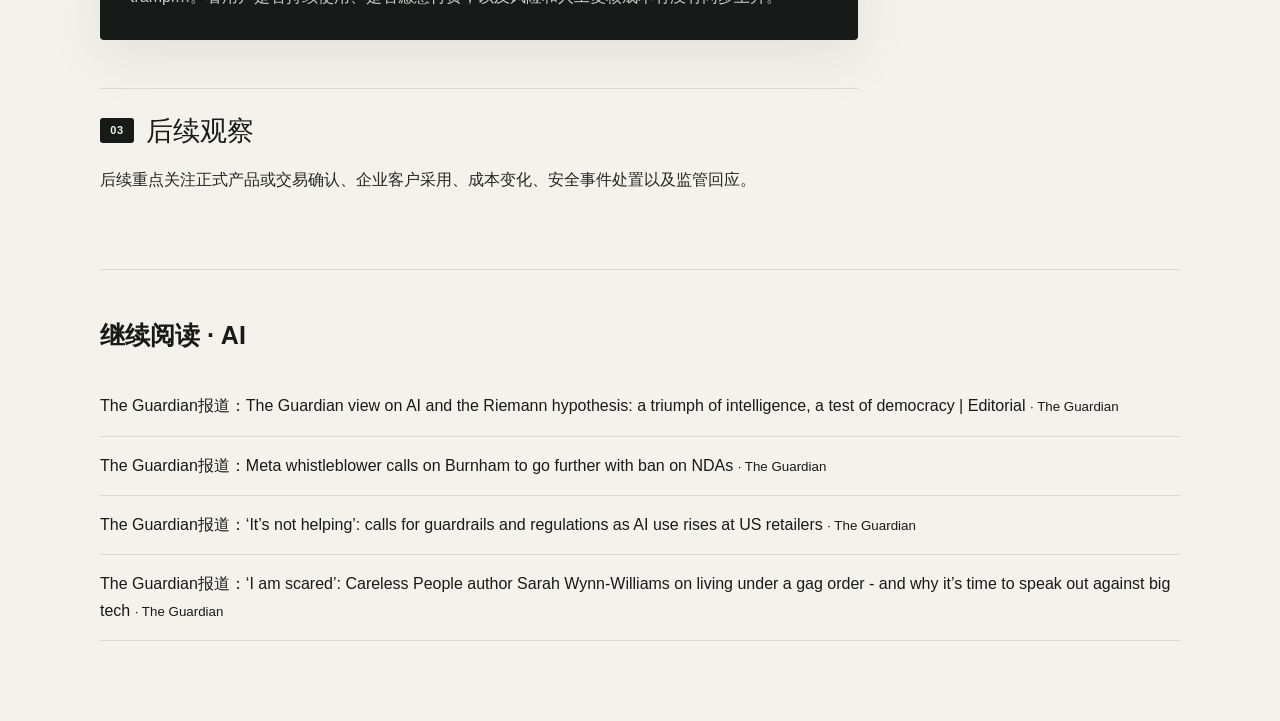
<file: detail.html>
<!doctype html><html lang="zh-CN"><head><meta charset="utf-8"><meta name="viewport" content="width=device-width,initial-scale=1"><meta name="theme-color" content="#f5f3ee"><title>新闻解读 · 小马看世界</title><link rel="stylesheet" href="assets/styles.css"></head><body><header class="topbar"><a class="brand" href="index.html"><span class="brand-mark">马</span><span><strong>小马看世界</strong><small>每日决策简报</small></span></a><span class="meta">站内中文解读</span></header><main class="detail-shell"><nav class="detail-nav"><a class="back-link" href="index.html">← 返回今日晨报</a><button id="themeButton" class="icon-button" aria-label="切换深浅色">◐</button></nav><article id="detailArticle" class="detail-article"><p>正在读取新闻解读…</p></article></main><script src="assets/detail.js" defer></script></body></html>
</file>
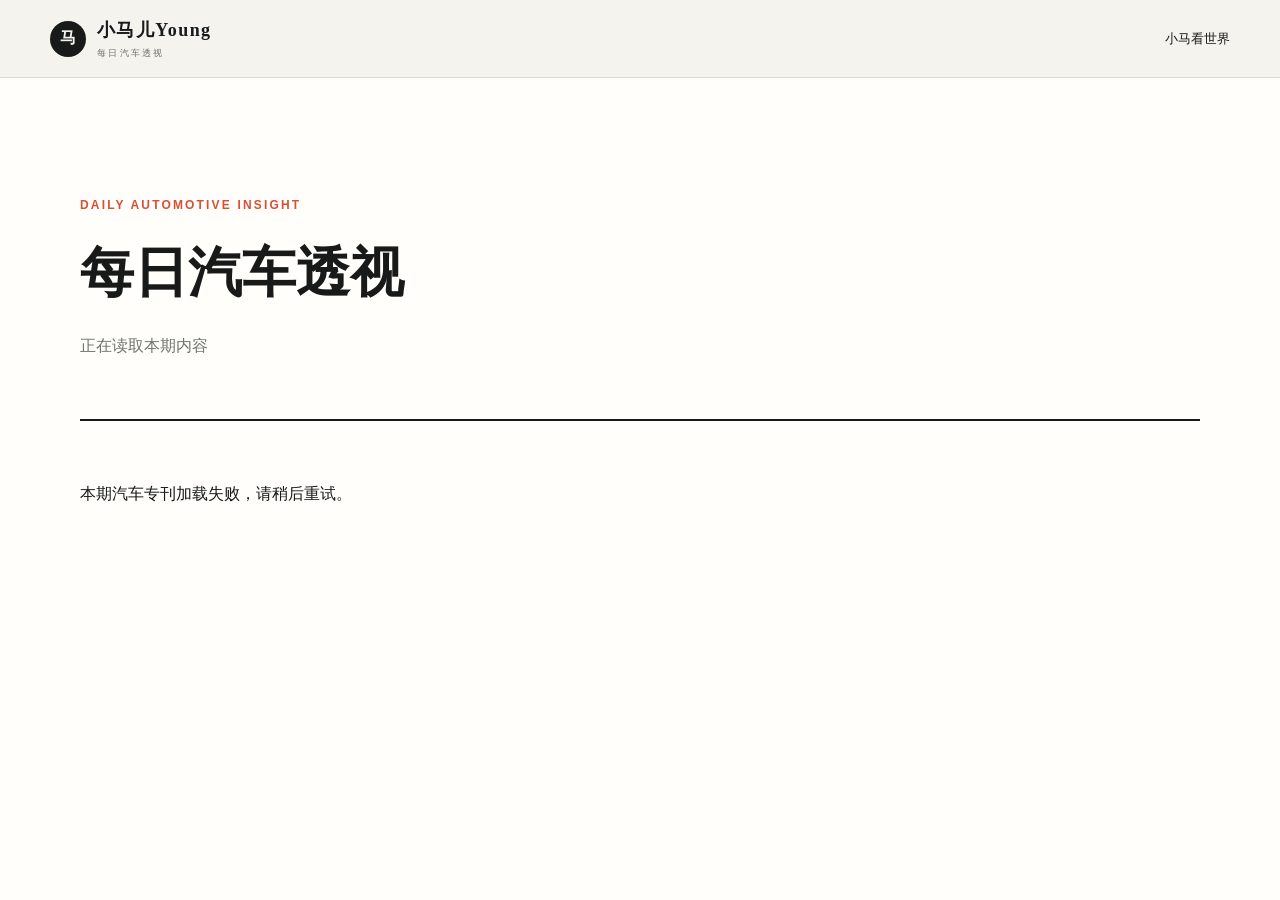
<file: wechat.html>
<!doctype html><html lang="zh-CN"><head><meta charset="utf-8"><meta name="viewport" content="width=device-width,initial-scale=1"><meta name="theme-color" content="#171a19"><title>小马儿Young · 每日汽车透视</title><link rel="stylesheet" href="assets/styles.css"></head><body class="wechat-source-page"><header class="topbar"><a class="brand" href="index.html"><span class="brand-mark">马</span><span><strong>小马儿Young</strong><small>每日汽车透视</small></span></a><a class="archive-home-link" href="index.html">小马看世界</a></header><main class="wechat-source-shell"><section class="wechat-source-hero"><p class="eyebrow">DAILY AUTOMOTIVE INSIGHT</p><h1>每日汽车透视</h1><p id="wechatEditionMeta">正在读取本期内容</p></section><nav id="wechatTopicNav" class="wechat-topic-nav" aria-label="本期栏目"></nav><section id="wechatSourceContent"></section></main><script src="assets/wechat.js"></script></body></html>
</file>
<file: assets/styles.css>
:root{--bg:#f4f2ed;--paper:#fffefa;--ink:#171a19;--muted:#70746f;--line:#d9d8d1;--accent:#d94f36;--green:#1d6a55;--shadow:0 18px 55px rgba(30,34,30,.08);color-scheme:light}
[data-theme="dark"]{--bg:#121514;--paper:#1a1e1c;--ink:#f1f0eb;--muted:#9ca19d;--line:#333835;--accent:#ef7059;--green:#77bca3;--shadow:0 18px 55px rgba(0,0,0,.28);color-scheme:dark}
*{box-sizing:border-box}html{scroll-behavior:smooth}body{margin:0;background:var(--bg);color:var(--ink);font-family:Inter,"Noto Sans SC","Microsoft YaHei",sans-serif;line-height:1.65}.shell{width:min(1180px,calc(100% - 48px));margin-inline:auto}.topbar{height:78px;border-bottom:1px solid var(--line);display:flex;align-items:center;padding:0 max(24px,calc((100vw - 1180px)/2));gap:44px;position:sticky;top:0;background:color-mix(in srgb,var(--bg) 92%,transparent);backdrop-filter:blur(16px);z-index:10}.brand{display:flex;align-items:center;gap:11px;color:var(--ink);text-decoration:none;white-space:nowrap}.brand-mark{display:grid;place-items:center;width:36px;height:36px;background:var(--ink);color:var(--bg);border-radius:50%;font-family:serif;font-weight:800}.brand strong,.brand small{display:block}.brand strong{font-family:serif;font-size:18px;letter-spacing:.08em}.brand small{font-size:9px;color:var(--muted);letter-spacing:.25em}nav{display:flex;gap:24px;overflow:hidden;flex:1}nav a{font-size:13px;color:var(--muted);text-decoration:none;white-space:nowrap}nav a:hover{color:var(--ink)}.actions{display:flex;gap:8px}.icon-button{border:1px solid var(--line);background:transparent;color:var(--ink);border-radius:50%;width:37px;height:37px;font-size:20px;cursor:pointer}.masthead{padding:72px 0 50px;display:flex;align-items:flex-end;justify-content:space-between;border-bottom:1px solid var(--line)}.eyebrow{text-transform:uppercase;letter-spacing:.18em;color:var(--accent);font-weight:700;font-size:12px}.masthead h1{font-family:Georgia,"Noto Serif SC",serif;font-size:clamp(48px,7vw,92px);line-height:.96;letter-spacing:-.06em;margin:20px 0 0}.masthead h1 em{font-weight:400;color:var(--muted)}.brief-meta{text-align:right;color:var(--muted);font-size:12px}.status{display:inline-flex;align-items:center;gap:8px;color:var(--green);font-weight:700}.status i{width:7px;height:7px;background:currentColor;border-radius:50%;box-shadow:0 0 0 4px color-mix(in srgb,var(--green) 18%,transparent)}.insight-card{margin-top:42px;background:var(--ink);color:var(--bg);border-radius:3px;padding:34px 40px;display:grid;grid-template-columns:190px 1fr;gap:30px;box-shadow:var(--shadow)}.insight-label{font-size:12px;letter-spacing:.15em;text-transform:uppercase}.insight-label span{background:var(--accent);color:#fff;border-radius:50%;padding:5px;margin-right:8px}.insight-card h2{font:500 clamp(24px,3vw,38px)/1.25 Georgia,"Noto Serif SC",serif;margin:0 0 12px}.insight-card p{color:color-mix(in srgb,var(--bg) 70%,transparent);margin:0}.signals{display:flex;gap:10px;flex-wrap:wrap;margin-top:20px}.signals span{border:1px solid color-mix(in srgb,var(--bg) 24%,transparent);padding:5px 10px;border-radius:20px;font-size:11px}.section-block{padding-top:70px}.section-heading{display:flex;align-items:end;justify-content:space-between;margin-bottom:25px}.section-heading>div:first-child{display:flex;align-items:baseline;gap:12px}.section-heading span{font-family:Georgia,serif;color:var(--accent);font-style:italic}.section-heading h2{margin:0;font:500 30px Georgia,"Noto Serif SC",serif}.section-heading>p{font-size:12px;color:var(--muted)}.lead-grid{display:grid;grid-template-columns:1.45fr 1fr;gap:1px;background:var(--line);border:1px solid var(--line)}.lead-card{background:var(--paper);padding:40px;min-height:330px;display:flex;flex-direction:column;justify-content:space-between}.lead-card h3{font:500 clamp(25px,3vw,42px)/1.22 Georgia,"Noto Serif SC",serif;margin:20px 0 14px}.lead-card.secondary h3{font-size:27px}.meta,.tag{font-size:11px;color:var(--muted);letter-spacing:.06em}.tag{color:var(--accent);font-weight:700}.summary{color:var(--muted);font-size:14px}.analysis{border-left:2px solid var(--accent);padding-left:13px;margin-top:20px;font-size:13px}.story-link{color:inherit;text-decoration:none}.story-link:hover h3{text-decoration:underline;text-decoration-thickness:1px;text-underline-offset:4px}.story-grid{display:grid;grid-template-columns:repeat(3,1fr);border:1px solid var(--line);border-top:0}.story-card{background:var(--paper);padding:28px;border-right:1px solid var(--line)}.story-card:last-child{border:0}.story-card h3{font:500 20px/1.4 Georgia,"Noto Serif SC",serif;margin:12px 0}.tabs{display:flex;gap:4px;overflow:auto}.tabs button{border:0;background:transparent;color:var(--muted);padding:8px 12px;white-space:nowrap;cursor:pointer}.tabs button.active{background:var(--ink);color:var(--bg)}.category-grid{border-top:1px solid var(--ink)}.category-card{display:grid;grid-template-columns:110px 1fr minmax(220px,36%);gap:30px;padding:25px 0;border-bottom:1px solid var(--line);align-items:start}.category-card h3{font:500 22px/1.35 Georgia,"Noto Serif SC",serif;margin:0}.category-card .analysis{margin:0}.source-strip{margin-top:75px;padding:25px 0;border-block:1px solid var(--line);display:flex;align-items:center;justify-content:space-between;color:var(--muted);font-size:11px;text-transform:uppercase;letter-spacing:.12em}.source-strip div{display:flex;gap:24px;flex-wrap:wrap}.source-strip b{color:var(--ink);font-family:Georgia,serif;font-size:16px;text-transform:none;letter-spacing:0}footer{padding:50px 0 70px;display:flex;justify-content:space-between;color:var(--muted);font-size:11px}footer strong{color:var(--ink);font:600 20px Georgia,serif}footer p{margin:4px 0}dialog{width:min(680px,calc(100% - 32px));background:var(--paper);color:var(--ink);border:1px solid var(--line);padding:40px;box-shadow:var(--shadow)}dialog::backdrop{background:rgba(0,0,0,.55);backdrop-filter:blur(4px)}dialog form{text-align:right}dialog form button{border:0;background:none;color:var(--ink);font-size:28px}dialog label{display:block;font:500 27px Georgia,serif;margin-bottom:15px}dialog input{width:100%;font:inherit;background:var(--bg);color:var(--ink);border:1px solid var(--line);padding:14px}#searchResults a{display:block;color:var(--ink);padding:15px 0;border-bottom:1px solid var(--line);text-decoration:none}
@media(max-width:800px){.shell{width:min(100% - 28px,1180px)}.topbar{height:64px;padding:0 14px;gap:14px}.brand small,nav{display:none}.actions{margin-left:auto}.masthead{padding:45px 0 35px;display:block}.masthead h1{font-size:54px}.brief-meta{text-align:left;margin-top:30px}.insight-card{grid-template-columns:1fr;padding:27px 23px;gap:18px}.section-block{padding-top:52px}.section-heading{display:block}.section-heading>p{display:none}.lead-grid{grid-template-columns:1fr}.lead-card{padding:27px;min-height:auto}.story-grid{grid-template-columns:1fr}.story-card{border-right:0;border-bottom:1px solid var(--line)}.category-card{grid-template-columns:1fr;gap:9px}.category-card .analysis{margin-top:5px}.tabs{margin-top:17px}.source-strip{display:block}.source-strip div{margin-top:15px;gap:16px}footer{display:block}.masthead h1{letter-spacing:-.045em}}
.card-footer{display:flex;justify-content:space-between;align-items:center;gap:12px;margin-top:18px}.read-more{font-size:12px;color:var(--accent);text-decoration:none;font-weight:700}.read-more:hover{text-decoration:underline}.detail-shell{width:min(860px,calc(100% - 40px));margin:0 auto}.detail-nav{padding:28px 0;border-bottom:1px solid var(--line);display:flex;justify-content:space-between}.back-link{color:var(--muted);text-decoration:none;font-size:13px}.detail-article{padding:65px 0}.detail-kicker{display:flex;gap:10px;align-items:center;color:var(--accent);font-size:12px;font-weight:700;flex-wrap:wrap}.foreign-badge{background:var(--ink);color:var(--bg);padding:4px 9px;border-radius:20px}.detail-article h1{font:500 clamp(36px,6vw,68px)/1.12 Georgia,"Noto Serif SC",serif;letter-spacing:-.04em;margin:22px 0}.detail-deck{font:400 20px/1.75 Georgia,"Noto Serif SC",serif;color:var(--muted);border-bottom:1px solid var(--line);padding-bottom:35px}.detail-content{display:grid;grid-template-columns:1fr 230px;gap:60px;padding-top:38px}.detail-content h2{font:500 25px Georgia,"Noto Serif SC",serif;margin:36px 0 12px}.detail-content h2:first-child{margin-top:0}.detail-content p{font-size:16px}.fact-list{padding:0;list-style:none}.fact-list li{padding:13px 0;border-bottom:1px solid var(--line)}.decision-box{background:var(--paper);padding:24px;border-left:3px solid var(--accent);margin-top:30px}.source-panel{position:sticky;top:105px;height:max-content;border-top:2px solid var(--ink);padding-top:18px}.source-panel a{display:block;text-align:center;padding:11px;margin-top:12px;text-decoration:none}.primary-source{background:var(--ink);color:var(--bg)}.secondary-source{border:1px solid var(--line);color:var(--ink)}.access-note{font-size:11px;color:var(--muted);margin-top:12px}.related-list{margin-top:60px;border-top:1px solid var(--line);padding-top:30px}.related-list a{display:block;color:var(--ink);text-decoration:none;padding:16px 0;border-bottom:1px solid var(--line)}
.original-title{font:400 22px/1.5 Georgia,serif;color:var(--muted);margin:-8px 0 28px}.bilingual-block{display:grid;grid-template-columns:1fr 1fr;gap:1px;background:var(--line);border:1px solid var(--line);margin:26px 0}.bilingual-block>div{background:var(--paper);padding:22px}.bilingual-block small{display:block;color:var(--accent);font-weight:700;letter-spacing:.08em;margin-bottom:9px}.bilingual-block p{margin:0}.english-copy{font-family:Georgia,serif}
@media(max-width:700px){.detail-article{padding-top:38px}.detail-content{grid-template-columns:1fr;gap:32px}.source-panel{position:static;order:-1}.detail-deck{font-size:18px}.bilingual-block{grid-template-columns:1fr}}

/* Detail page reading hierarchy */
.detail-shell{width:min(1080px,calc(100% - 48px))}
.detail-article{padding:54px 0 80px}
.detail-article>h1{max-width:920px;font-size:clamp(38px,5vw,62px);line-height:1.15;margin-bottom:16px}
.detail-deck{max-width:900px;margin:0;padding:24px 28px;background:color-mix(in srgb,var(--paper) 88%,var(--accent) 3%);border:1px solid var(--line);border-left:4px solid var(--accent);font-size:19px;line-height:1.8;color:var(--ink)}
.detail-content{grid-template-columns:minmax(0,1fr) 250px;gap:72px;padding-top:48px;align-items:start}
.detail-content>div:first-child{counter-reset:detail-section}
.detail-content>div:first-child>h2{counter-increment:detail-section;display:flex;align-items:center;gap:12px;margin:48px 0 16px;padding-top:24px;border-top:1px solid var(--line);font-size:27px;line-height:1.35}
.detail-content>div:first-child>h2:first-child{margin-top:0;padding-top:0;border-top:0}
.detail-content>div:first-child>h2::before{content:"0" counter(detail-section);display:grid;place-items:center;flex:0 0 34px;height:25px;border-radius:3px;background:var(--ink);color:var(--bg);font:700 11px/1 Inter,sans-serif;letter-spacing:.05em}
.detail-content>div:first-child>p{margin:0 0 18px;color:color-mix(in srgb,var(--ink) 88%,var(--muted));font-size:16px;line-height:1.9}
.fact-list{display:grid;gap:10px;margin:0;padding:0}
.fact-list li{position:relative;padding:15px 18px 15px 42px;background:var(--paper);border:1px solid var(--line);border-radius:3px;line-height:1.65}
.fact-list li::before{content:"";position:absolute;left:18px;top:24px;width:7px;height:7px;border-radius:50%;background:var(--accent);box-shadow:0 0 0 4px color-mix(in srgb,var(--accent) 12%,transparent)}
.decision-box{margin:48px 0 0;padding:28px 30px;background:var(--ink);color:var(--bg);border:0;border-radius:4px;box-shadow:var(--shadow)}
.decision-box h2{margin:0 0 12px!important;padding:0!important;border:0!important;color:inherit;font-size:25px!important}
.decision-box h2::before{display:none!important}
.decision-box p{margin:0!important;color:color-mix(in srgb,var(--bg) 82%,transparent)!important;line-height:1.85!important}
.source-panel{top:104px;padding:22px;background:var(--paper);border:1px solid var(--line);border-top:3px solid var(--ink);box-shadow:0 12px 34px rgba(30,34,30,.05)}
.source-panel>b{display:block;font-size:12px;letter-spacing:.12em;color:var(--muted)}
.source-panel>p:not(.access-note){font:500 21px Georgia,serif;margin:12px 0 20px}
.source-panel a{padding:13px 14px;margin-top:10px}
.bilingual-block{margin:30px 0 0;border:0;border-radius:4px;overflow:hidden;box-shadow:0 8px 30px rgba(30,34,30,.06)}
.bilingual-block>div{padding:26px 28px}
.bilingual-block small{padding-bottom:10px;border-bottom:1px solid var(--line)}
.bilingual-block p{font-size:15px;line-height:1.85}
.related-list{margin-top:56px;padding-top:24px}
.related-list h2{font-size:25px}
@media(max-width:700px){.detail-shell{width:min(100% - 28px,1080px)}.detail-article{padding:32px 0 58px}.detail-article>h1{font-size:34px}.detail-deck{padding:20px;font-size:17px}.detail-content{gap:26px;padding-top:28px}.source-panel{padding:18px}.detail-content>div:first-child>h2{margin-top:38px;font-size:24px}.decision-box{padding:24px 22px}.bilingual-block>div{padding:22px}}
.market-meta{display:flex;flex-wrap:wrap;gap:7px;margin:14px 0}.market-meta span{padding:4px 9px;border-radius:3px;background:color-mix(in srgb,var(--green) 10%,transparent);border:1px solid color-mix(in srgb,var(--green) 28%,var(--line));color:var(--green);font-size:11px;font-weight:700}.risk-note{margin:12px 0;color:var(--muted);font-size:12px;line-height:1.65}.risk-note b{color:var(--accent)}
.history-link,.archive-home-link{color:var(--ink);text-decoration:none;font-size:13px;white-space:nowrap}.archive-home-link{margin-left:auto}.archive-shell{width:min(960px,calc(100% - 40px));margin:0 auto;padding:70px 0}.archive-hero{padding-bottom:40px;border-bottom:1px solid var(--line)}.archive-hero h1{font:500 clamp(44px,7vw,76px)/1.05 Georgia,"Noto Serif SC",serif;margin:14px 0}.archive-hero>p:last-of-type{color:var(--muted)}.archive-hero input{width:100%;margin-top:24px;padding:15px 18px;border:1px solid var(--line);background:var(--paper);color:var(--ink);font:inherit}.archive-results{padding-top:30px}.archive-card{display:grid;grid-template-columns:170px 1fr 90px;gap:24px;align-items:center;padding:25px 0;border-bottom:1px solid var(--line)}.archive-card span,.archive-card b{display:block}.archive-card span{color:var(--muted);font-size:12px}.archive-card h2{font:500 21px/1.45 Georgia,"Noto Serif SC",serif;margin:0}.archive-card a,.archive-search-hit a{color:var(--accent);font-weight:700;text-decoration:none}.archive-edition>h2{font:500 38px Georgia,"Noto Serif SC",serif;margin:8px 0}.archive-edition>h3{font:500 25px/1.5 Georgia,"Noto Serif SC",serif}.archive-edition>p{color:var(--muted)}.archive-story-list{margin-top:35px;border-top:1px solid var(--ink)}.archive-story-list a{display:block;padding:22px 0;border-bottom:1px solid var(--line);color:var(--ink);text-decoration:none}.archive-story-list span,.archive-search-hit span{font-size:11px;color:var(--muted)}.archive-story-list b{display:block;font:500 20px/1.45 Georgia,"Noto Serif SC",serif;margin:6px 0}.archive-story-list p,.archive-search-hit p{margin:5px 0;color:var(--muted);font-size:14px}.archive-search-hit{padding:20px 0;border-bottom:1px solid var(--line)}.archive-search-hit a{display:block;font:500 20px/1.45 Georgia,"Noto Serif SC",serif;margin-top:5px}@media(max-width:700px){.history-link{margin-left:auto}.archive-shell{padding:42px 0}.archive-card{grid-template-columns:1fr;gap:8px}.archive-card a{margin-top:4px}}
.wechat-source-page{background:var(--paper)}.wechat-source-shell{width:min(1120px,calc(100% - 40px));margin:0 auto;padding:62px 0 100px}.wechat-source-hero{padding:44px 0;border-bottom:2px solid var(--ink)}.wechat-source-hero h1{margin:8px 0 14px;font-family:var(--serif);font-size:54px}.wechat-source-hero>p:last-child{color:var(--muted)}.wechat-topic-nav{display:flex;gap:12px;flex-wrap:wrap;padding:22px 0}.wechat-topic-nav a{padding:8px 13px;border:1px solid var(--line);color:var(--ink);font-size:13px}.wechat-topic-section{padding:44px 0;border-top:1px solid var(--line)}.wechat-topic-section h2{margin:7px 0 24px;font-family:var(--serif);font-size:34px}.wechat-source-grid{display:grid;grid-template-columns:repeat(2,minmax(0,1fr));gap:20px}.wechat-source-card{padding:25px;background:var(--card);border:1px solid var(--line)}.wechat-source-card h3{margin:12px 0;font-family:var(--serif);font-size:24px;line-height:1.42}.wechat-source-meta{display:flex;gap:12px;color:var(--accent);font-size:12px;font-weight:700}.wechat-source-summary,.wechat-source-card details p{line-height:1.85}.wechat-data-line{display:flex;gap:8px;flex-wrap:wrap;margin:16px 0;padding:12px;background:var(--soft)}.wechat-data-line b{width:100%;color:var(--green)}.wechat-data-line span{font-weight:700}.wechat-analysis{margin:16px 0;padding-left:14px;border-left:3px solid var(--accent)}.wechat-analysis p{margin:6px 0;line-height:1.75}.wechat-source-card details{margin:15px 0;border-top:1px solid var(--line);padding-top:12px}.wechat-source-card summary{cursor:pointer;font-weight:700}.wechat-source-card .primary-source{display:inline-block;margin-top:15px;padding:10px 16px}@media(max-width:760px){.wechat-source-shell{width:min(100% - 28px,1120px);padding-top:28px}.wechat-source-hero h1{font-size:40px}.wechat-source-grid{grid-template-columns:1fr}.wechat-source-card{padding:20px}}
</file>
